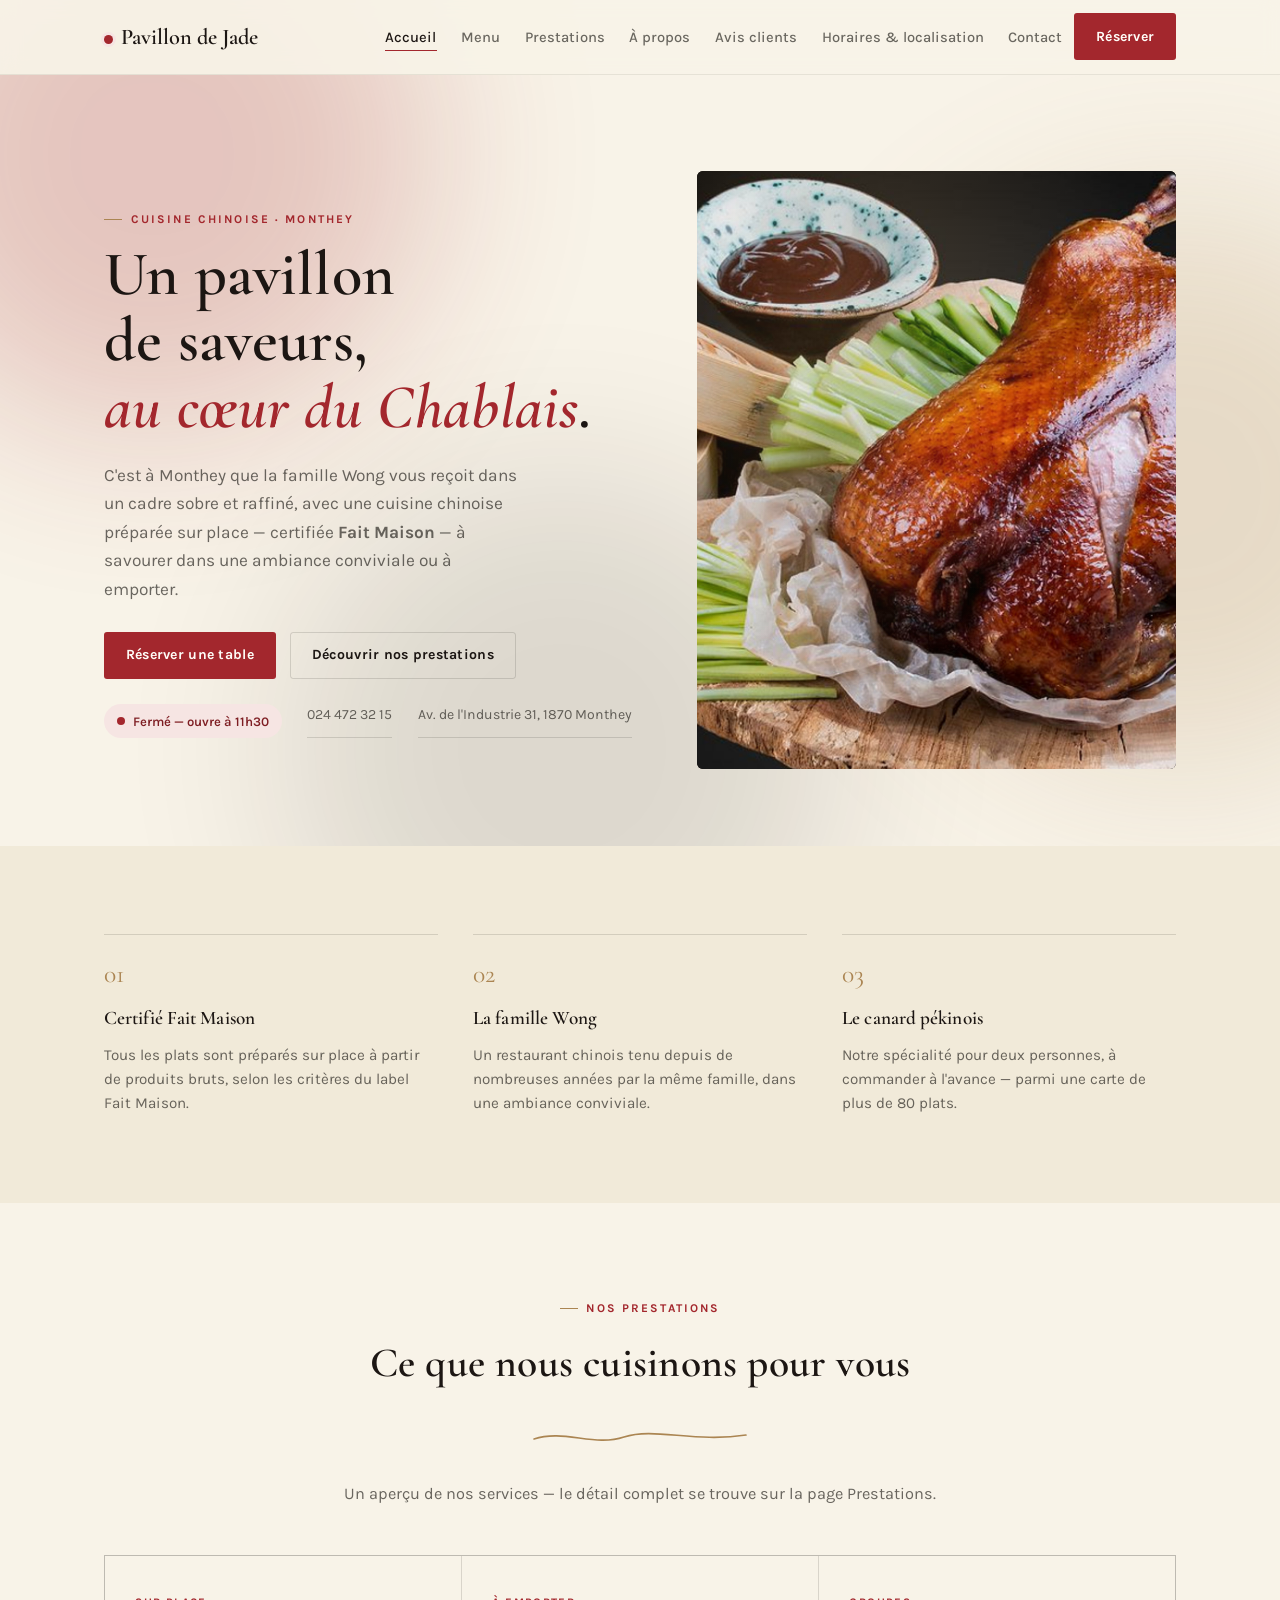
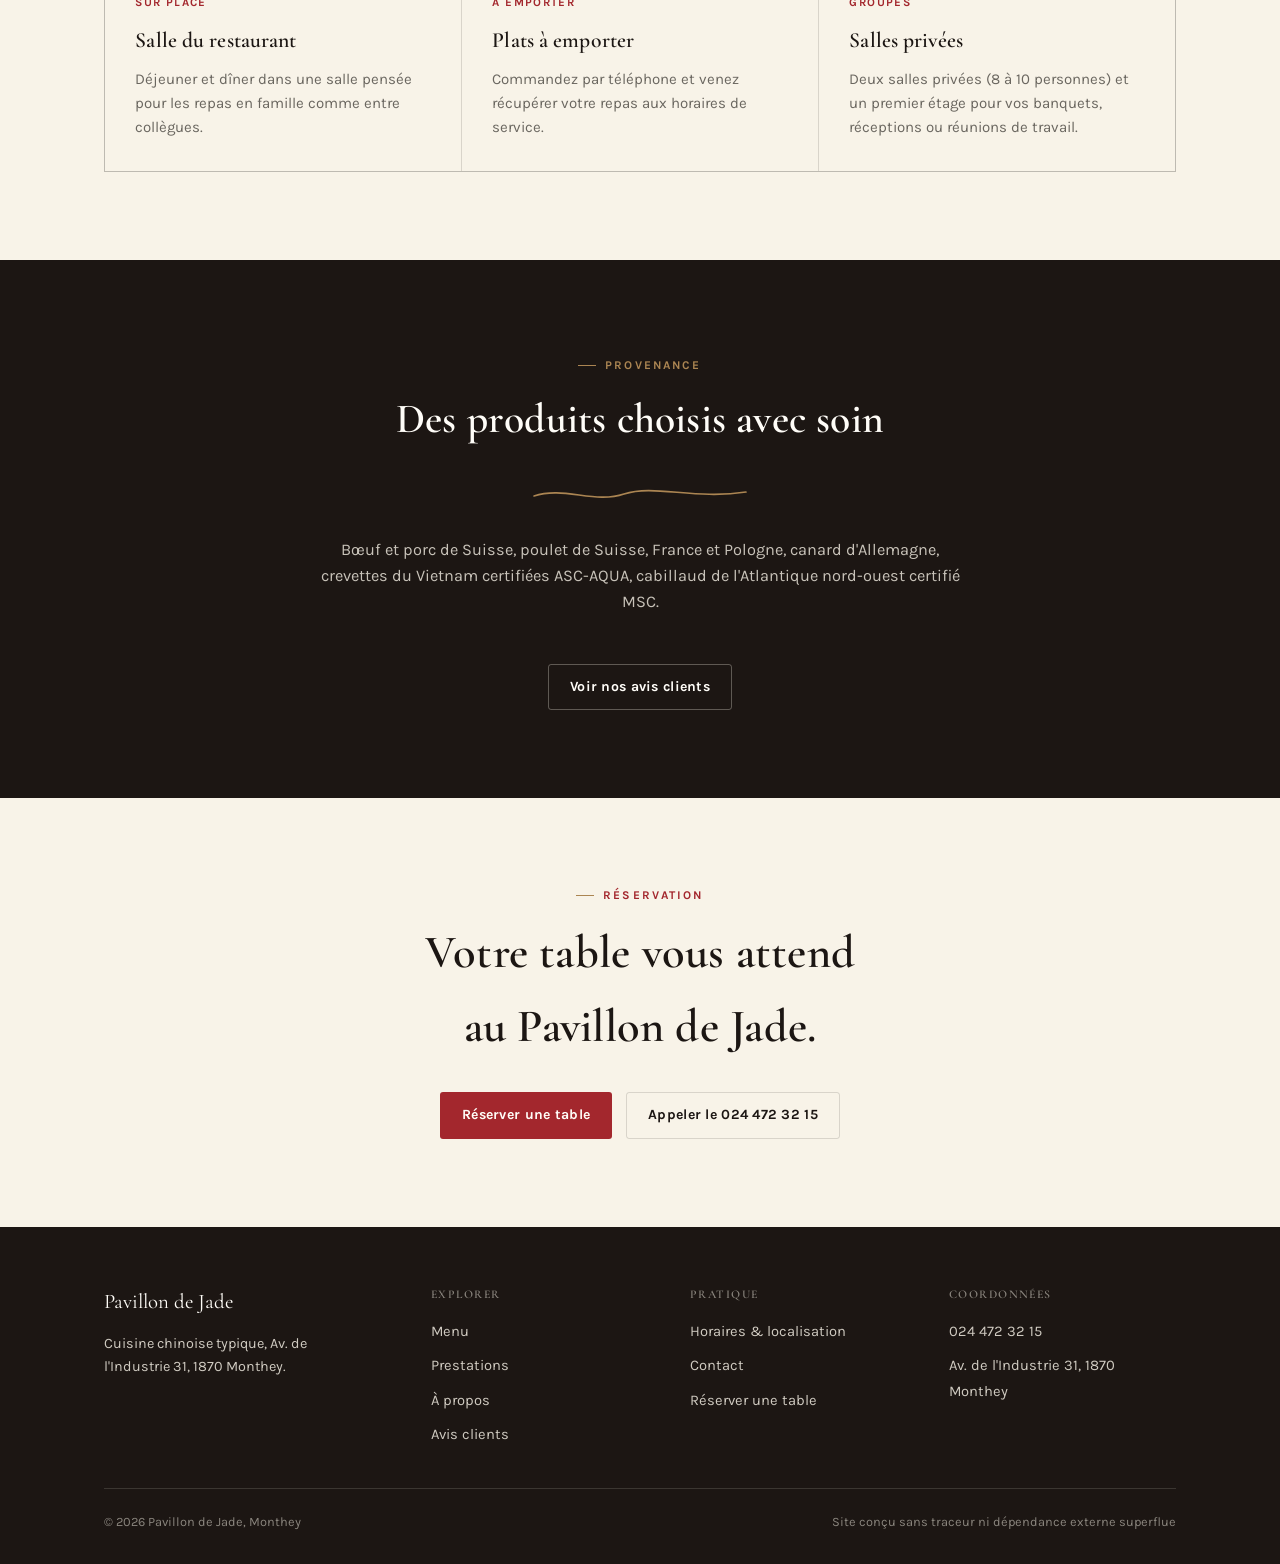
<file: index.html>
<!DOCTYPE html>
<html lang="fr">
<head>
<meta charset="UTF-8">
<meta name="viewport" content="width=device-width, initial-scale=1">
<title>Pavillon de Jade — Restaurant chinois à Monthey</title>
<meta name="description" content="Le Pavillon de Jade, restaurant chinois tenu par la famille Wong à Monthey (Av. de l'Industrie 31), certifié Fait Maison. Réservez votre table en ligne.">
<link rel="preconnect" href="https://fonts.googleapis.com">
<link rel="preconnect" href="https://fonts.gstatic.com" crossorigin>
<link rel="stylesheet" href="assets/css/style.css">
<link rel="stylesheet" href="https://fonts.googleapis.com/css2?family=Cormorant+Garamond:ital,wght@0,500;0,600;1,500&family=Karla:wght@400;500;600;700&display=swap">
</head>
<body>
<div class="bg-scene" aria-hidden="true"><span class="blob-red"></span><span class="blob-gold"></span><span class="blob-ink"></span></div>
<a class="skip-link" href="#main">Aller au contenu</a>

<header class="site-header">
  <div class="container nav">
    <a class="brand" href="index.html"><span class="mark" aria-hidden="true"></span>Pavillon de Jade</a>
    <div class="nav-right">
      <button class="nav-toggle" type="button" aria-expanded="false" aria-controls="primary-nav" aria-label="Ouvrir le menu">
        <svg width="20" height="20" viewBox="0 0 20 20" fill="none" stroke="currentColor" stroke-width="1.6" stroke-linecap="round"><path d="M2 5h16M2 10h16M2 15h16"/></svg>
      </button>
      <ul class="nav-links" id="primary-nav">
        <li><a href="index.html" aria-current="page">Accueil</a></li>
        <li><a href="menu.html">Menu</a></li>
        <li><a href="prestations.html">Prestations</a></li>
        <li><a href="a-propos.html">À propos</a></li>
        <li><a href="avis.html">Avis clients</a></li>
        <li><a href="horaires.html">Horaires &amp; localisation</a></li>
        <li><a href="contact.html">Contact</a></li>
      </ul>
      <a class="btn btn-primary" href="https://restaurant-pavillon-de-jade.resos.com/booking" target="_blank" rel="noopener">Réserver</a>
    </div>
  </div>
</header>

<main id="main">

  <section class="hero">
    <div class="container hero-grid">
      <div>
        <span class="eyebrow">Cuisine chinoise · Monthey</span>
        <h1>Un pavillon de saveurs,<br><em>au cœur du Chablais</em>.</h1>
        <p class="lede">C'est à Monthey que la famille Wong vous reçoit dans un cadre sobre et raffiné, avec une cuisine chinoise préparée sur place — certifiée <strong>Fait Maison</strong> — à savourer dans une ambiance conviviale ou à emporter.</p>
        <div class="hero-actions">
          <a class="btn btn-primary" href="https://restaurant-pavillon-de-jade.resos.com/booking" target="_blank" rel="noopener">Réserver une table</a>
          <a class="btn btn-ghost" href="prestations.html">Découvrir nos prestations</a>
        </div>
        <div class="hero-meta">
          <span class="open-badge" data-open-badge hidden><span class="dot" aria-hidden="true"></span><span class="label">Horaires</span></span>
          <a href="tel:+41244723215">024 472 32 15</a>
          <a href="horaires.html">Av. de l'Industrie 31, 1870 Monthey</a>
        </div>
      </div>
      <div class="hero-art">
        <img src="assets/img/canard-pekinois.jpg" alt="Canard pékinois du Pavillon de Jade, servi avec concombre, ciboule et sauce hoisin" width="1400" height="1400" fetchpriority="high">
      </div>
    </div>
  </section>

  <section class="section-alt">
    <div class="container">
      <div class="grid-3">
        <div class="pillar reveal">
          <span class="num">01</span>
          <h3>Certifié Fait Maison</h3>
          <p>Tous les plats sont préparés sur place à partir de produits bruts, selon les critères du label Fait Maison.</p>
        </div>
        <div class="pillar reveal">
          <span class="num">02</span>
          <h3>La famille Wong</h3>
          <p>Un restaurant chinois tenu depuis de nombreuses années par la même famille, dans une ambiance conviviale.</p>
        </div>
        <div class="pillar reveal">
          <span class="num">03</span>
          <h3>Le canard pékinois</h3>
          <p>Notre spécialité pour deux personnes, à commander à l'avance — parmi une carte de plus de 80 plats.</p>
        </div>
      </div>
    </div>
  </section>

  <section>
    <div class="container">
      <div class="section-head center">
        <span class="eyebrow">Nos prestations</span>
        <h2>Ce que nous cuisinons pour vous</h2>
        <svg class="ink-divider" viewBox="0 0 220 14" aria-hidden="true"><path d="M4 8c30-10 60 8 90-2s70 6 122-2"/></svg>
        <p>Un aperçu de nos services — le détail complet se trouve sur la page Prestations.</p>
      </div>
      <div class="services-grid">
        <div class="service-card reveal">
          <span class="tag">Sur place</span>
          <h3>Salle du restaurant</h3>
          <p>Déjeuner et dîner dans une salle pensée pour les repas en famille comme entre collègues.</p>
        </div>
        <div class="service-card reveal">
          <span class="tag">À emporter</span>
          <h3>Plats à emporter</h3>
          <p>Commandez par téléphone et venez récupérer votre repas aux horaires de service.</p>
        </div>
        <div class="service-card reveal">
          <span class="tag">Groupes</span>
          <h3>Salles privées</h3>
          <p>Deux salles privées (8 à 10 personnes) et un premier étage pour vos banquets, réceptions ou réunions de travail.</p>
        </div>
      </div>
    </div>
  </section>

  <section class="section-jade" data-theme="dark">
    <div class="container">
      <div class="section-head center">
        <span class="eyebrow">Provenance</span>
        <h2 style="color:var(--white);">Des produits choisis avec soin</h2>
        <svg class="ink-divider" viewBox="0 0 220 14" aria-hidden="true"><path d="M4 8c30-10 60 8 90-2s70 6 122-2"/></svg>
        <p>Bœuf et porc de Suisse, poulet de Suisse, France et Pologne, canard d'Allemagne, crevettes du Vietnam certifiées ASC-AQUA, cabillaud de l'Atlantique nord-ouest certifié MSC.</p>
      </div>
      <div style="text-align:center; margin-top:1rem;">
        <a class="btn btn-ghost" style="border-color:rgba(248,243,232,0.3); color:var(--white);" href="avis.html">Voir nos avis clients</a>
      </div>
    </div>
  </section>

  <section class="cta-band">
    <div class="container">
      <span class="eyebrow" style="justify-content:center; display:flex;">Réservation</span>
      <h2>Votre table vous attend au Pavillon de Jade.</h2>
      <div class="hero-actions">
        <a class="btn btn-primary" href="https://restaurant-pavillon-de-jade.resos.com/booking" target="_blank" rel="noopener">Réserver une table</a>
        <a class="btn btn-ghost" href="tel:+41244723215">Appeler le 024 472 32 15</a>
      </div>
    </div>
  </section>

</main>

<footer class="site-footer">
  <div class="container">
    <div class="footer-grid">
      <div>
        <div class="footer-brand">Pavillon de Jade</div>
        <p style="margin-top:0.9rem; max-width:24ch; font-size:0.9rem;">Cuisine chinoise typique, Av. de l'Industrie 31, 1870 Monthey.</p>
      </div>
      <div>
        <h4>Explorer</h4>
        <ul>
          <li><a href="menu.html">Menu</a></li>
          <li><a href="prestations.html">Prestations</a></li>
          <li><a href="a-propos.html">À propos</a></li>
          <li><a href="avis.html">Avis clients</a></li>
        </ul>
      </div>
      <div>
        <h4>Pratique</h4>
        <ul>
          <li><a href="horaires.html">Horaires &amp; localisation</a></li>
          <li><a href="contact.html">Contact</a></li>
          <li><a href="https://restaurant-pavillon-de-jade.resos.com/booking" target="_blank" rel="noopener">Réserver une table</a></li>
        </ul>
      </div>
      <div>
        <h4>Coordonnées</h4>
        <ul>
          <li><a href="tel:+41244723215">024 472 32 15</a></li>
          <li><a href="horaires.html">Av. de l'Industrie 31, 1870 Monthey</a></li>
        </ul>
      </div>
    </div>
    <div class="footer-bottom">
      <span>© 2026 Pavillon de Jade, Monthey</span>
      <span>Site conçu sans traceur ni dépendance externe superflue</span>
    </div>
  </div>
</footer>

<script src="assets/js/main.js"></script>
</body>
</html>
</file>
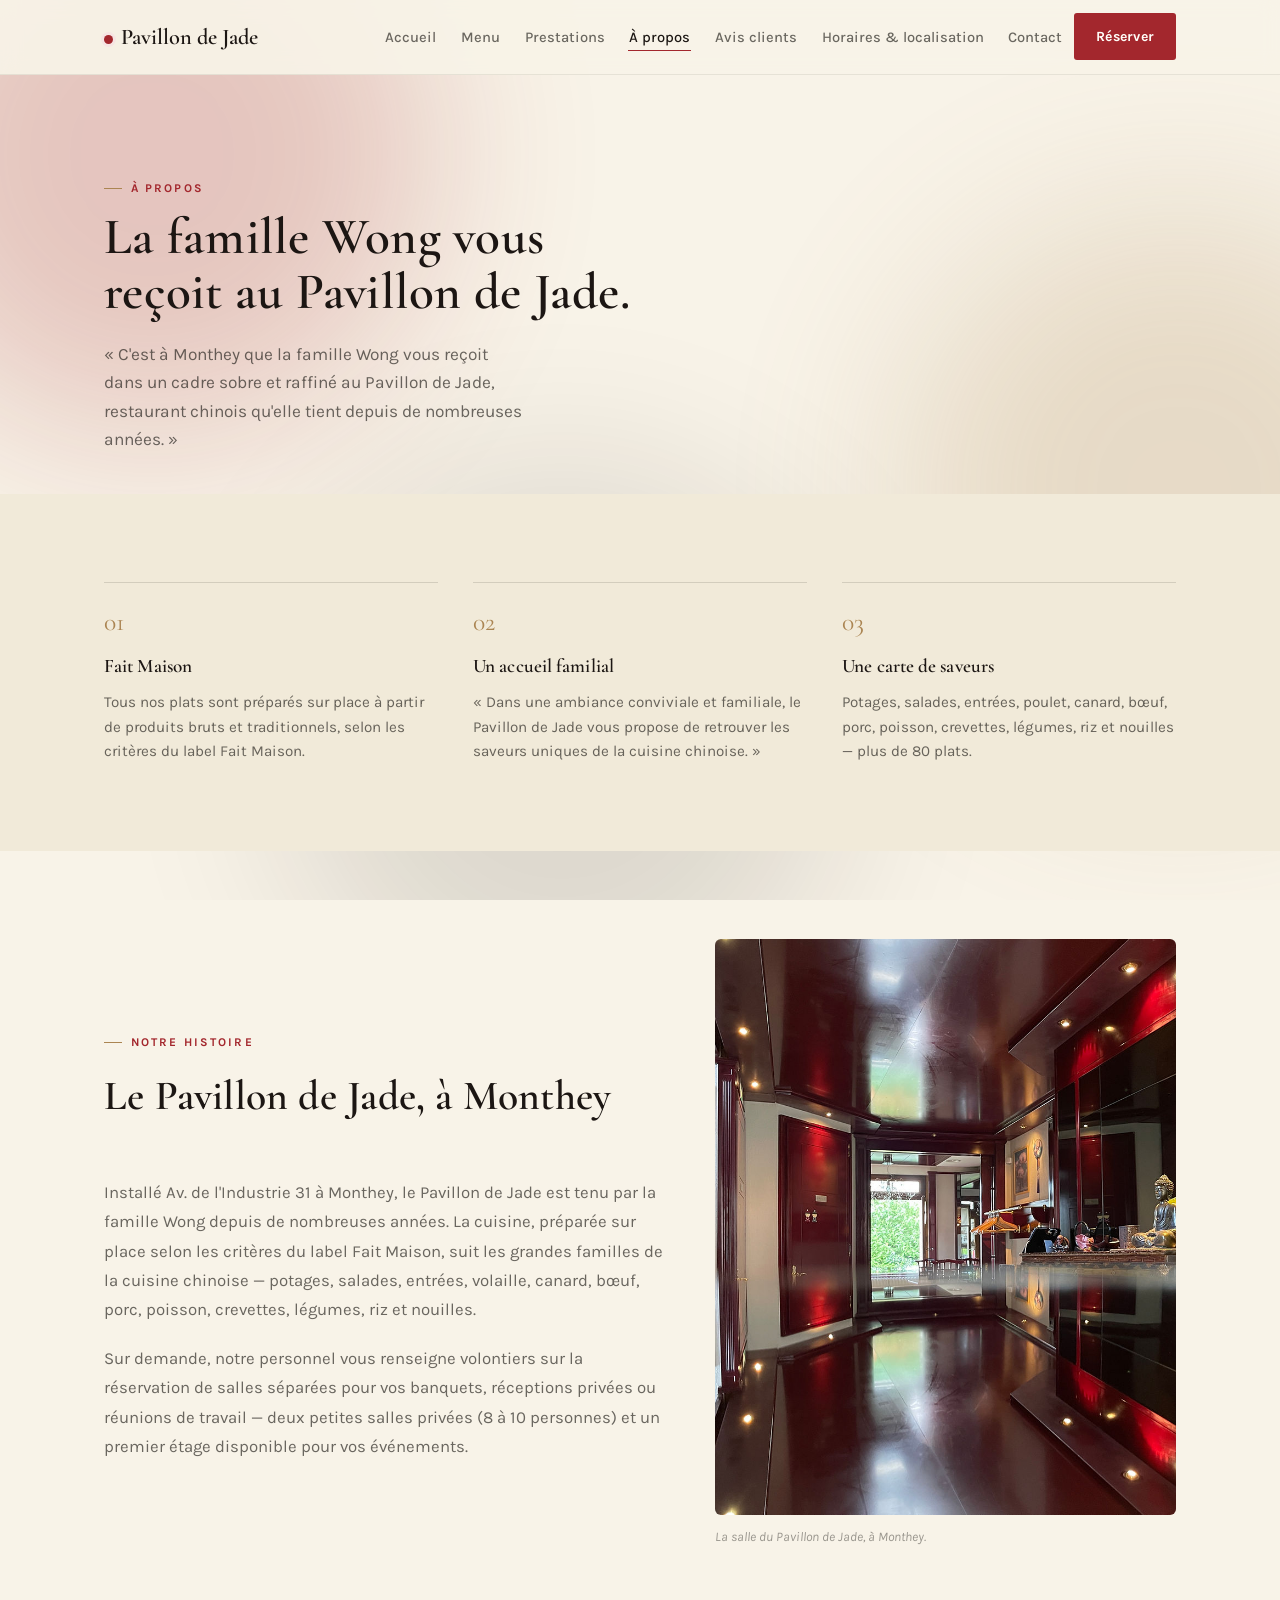
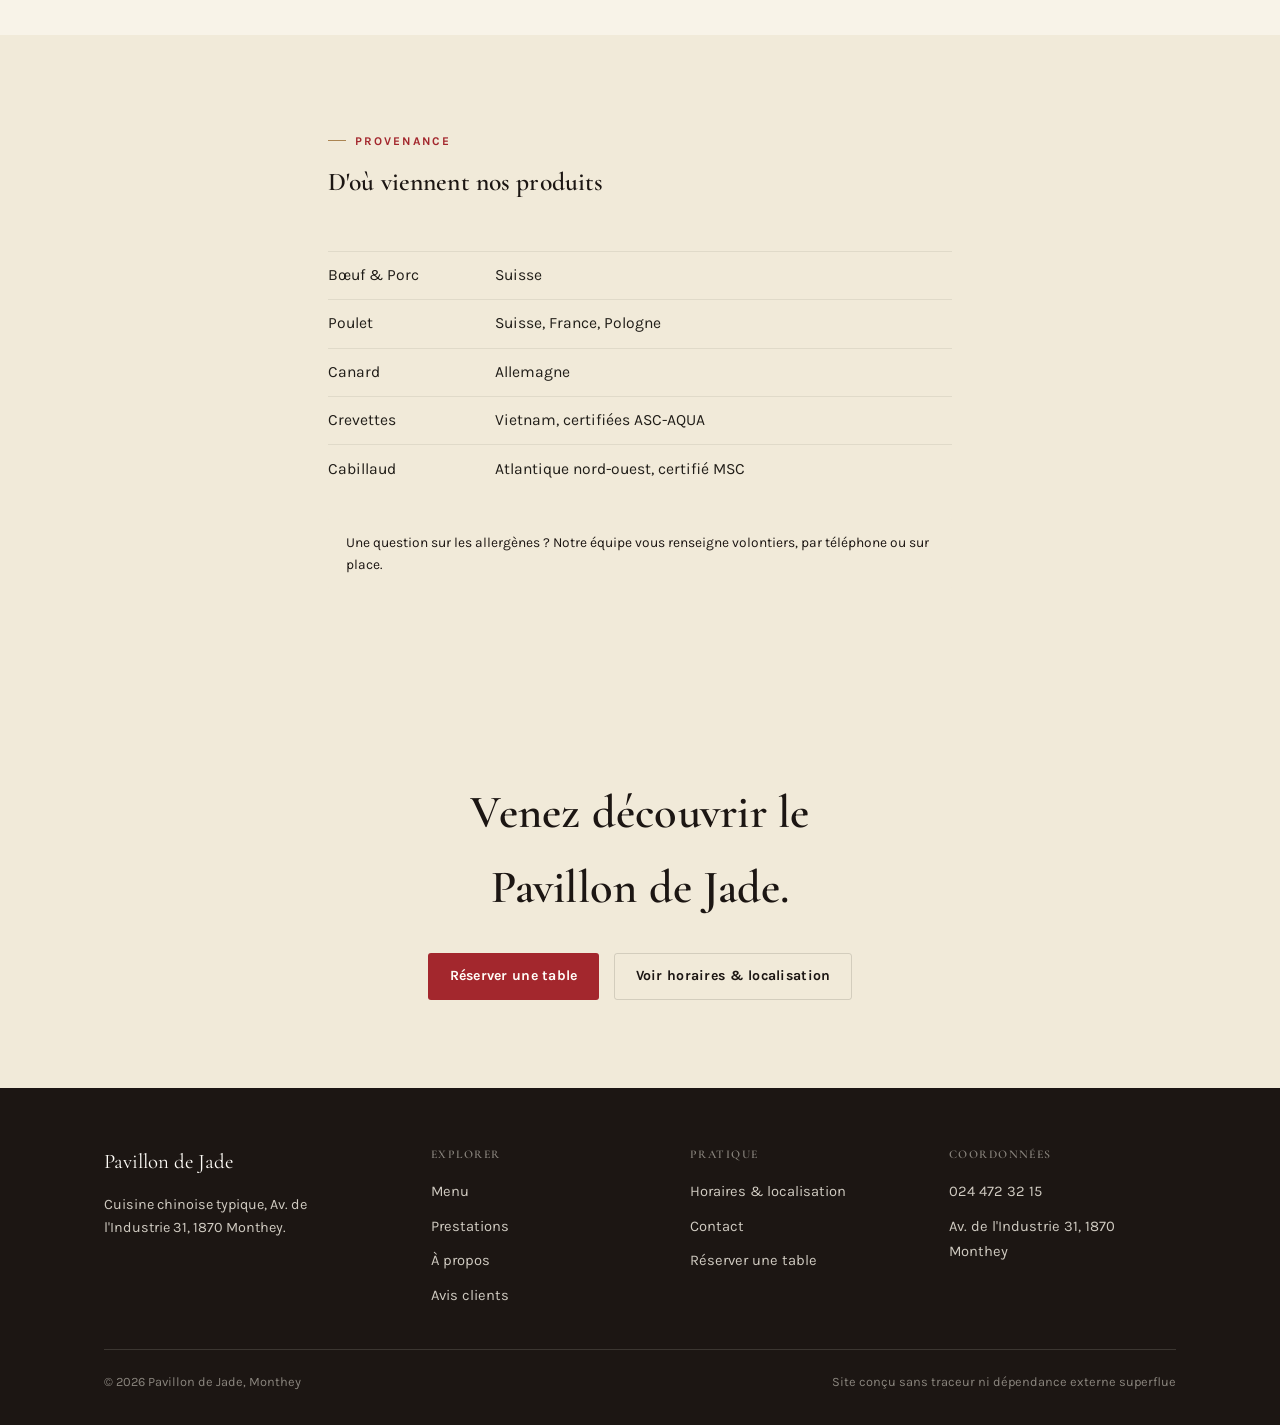
<file: a-propos.html>
<!DOCTYPE html>
<html lang="fr">
<head>
<meta charset="UTF-8">
<meta name="viewport" content="width=device-width, initial-scale=1">
<title>À propos — Pavillon de Jade, restaurant chinois à Monthey</title>
<meta name="description" content="Le Pavillon de Jade, restaurant chinois tenu par la famille Wong à Monthey, certifié Fait Maison. Découvrez son histoire et ses salles privées.">
<link rel="preconnect" href="https://fonts.googleapis.com">
<link rel="preconnect" href="https://fonts.gstatic.com" crossorigin>
<link rel="stylesheet" href="assets/css/style.css">
<link rel="stylesheet" href="https://fonts.googleapis.com/css2?family=Cormorant+Garamond:ital,wght@0,500;0,600;1,500&family=Karla:wght@400;500;600;700&display=swap">
</head>
<body>
<div class="bg-scene" aria-hidden="true"><span class="blob-red"></span><span class="blob-gold"></span><span class="blob-ink"></span></div>
<a class="skip-link" href="#main">Aller au contenu</a>

<header class="site-header">
  <div class="container nav">
    <a class="brand" href="index.html"><span class="mark" aria-hidden="true"></span>Pavillon de Jade</a>
    <div class="nav-right">
      <button class="nav-toggle" type="button" aria-expanded="false" aria-controls="primary-nav" aria-label="Ouvrir le menu">
        <svg width="20" height="20" viewBox="0 0 20 20" fill="none" stroke="currentColor" stroke-width="1.6" stroke-linecap="round"><path d="M2 5h16M2 10h16M2 15h16"/></svg>
      </button>
      <ul class="nav-links" id="primary-nav">
        <li><a href="index.html">Accueil</a></li>
        <li><a href="menu.html">Menu</a></li>
        <li><a href="prestations.html">Prestations</a></li>
        <li><a href="a-propos.html" aria-current="page">À propos</a></li>
        <li><a href="avis.html">Avis clients</a></li>
        <li><a href="horaires.html">Horaires &amp; localisation</a></li>
        <li><a href="contact.html">Contact</a></li>
      </ul>
      <a class="btn btn-primary" href="https://restaurant-pavillon-de-jade.resos.com/booking" target="_blank" rel="noopener">Réserver</a>
    </div>
  </div>
</header>

<main id="main">

  <section class="hero" style="padding-bottom:2.5rem;">
    <div class="container">
      <span class="eyebrow">À propos</span>
      <h1 style="font-size:clamp(2.2rem,4.6vw,3.2rem); margin-top:0.8rem; max-width:22ch;">La famille Wong vous reçoit au Pavillon de Jade.</h1>
      <p class="lede">« C'est à Monthey que la famille Wong vous reçoit dans un cadre sobre et raffiné au Pavillon de Jade, restaurant chinois qu'elle tient depuis de nombreuses années. »</p>
    </div>
  </section>

  <section class="section-alt">
    <div class="container">
      <div class="grid-3">
        <div class="pillar reveal">
          <span class="num">01</span>
          <h3>Fait Maison</h3>
          <p>Tous nos plats sont préparés sur place à partir de produits bruts et traditionnels, selon les critères du label Fait Maison.</p>
        </div>
        <div class="pillar reveal">
          <span class="num">02</span>
          <h3>Un accueil familial</h3>
          <p>« Dans une ambiance conviviale et familiale, le Pavillon de Jade vous propose de retrouver les saveurs uniques de la cuisine chinoise. »</p>
        </div>
        <div class="pillar reveal">
          <span class="num">03</span>
          <h3>Une carte de saveurs</h3>
          <p>Potages, salades, entrées, poulet, canard, bœuf, porc, poisson, crevettes, légumes, riz et nouilles — plus de 80 plats.</p>
        </div>
      </div>
    </div>
  </section>

  <section>
    <div class="container">
      <div class="photo-row">
        <div>
          <div class="section-head">
            <span class="eyebrow">Notre histoire</span>
            <h2>Le Pavillon de Jade, à Monthey</h2>
          </div>
          <p style="font-size:1.05rem; line-height:1.75; color:var(--ink-dim);">
            Installé Av. de l'Industrie 31 à Monthey, le Pavillon de Jade est tenu par la famille Wong depuis de nombreuses années. La cuisine, préparée sur place selon les critères du label Fait Maison, suit les grandes familles de la cuisine chinoise — potages, salades, entrées, volaille, canard, bœuf, porc, poisson, crevettes, légumes, riz et nouilles.
          </p>
          <p style="font-size:1.05rem; line-height:1.75; color:var(--ink-dim); margin-top:1.2rem;">
            Sur demande, notre personnel vous renseigne volontiers sur la réservation de salles séparées pour vos banquets, réceptions privées ou réunions de travail — deux petites salles privées (8 à 10 personnes) et un premier étage disponible pour vos événements.
          </p>
        </div>
        <div class="reveal">
          <div class="photo photo-portrait">
            <img src="assets/img/interieur-restaurant.jpg" alt="L'intérieur du restaurant Pavillon de Jade, laque rouge et bois sombre" width="1400" height="1050" decoding="async">
          </div>
          <p class="photo-caption">La salle du Pavillon de Jade, à Monthey.</p>
        </div>
      </div>
    </div>
  </section>

  <section class="section-alt">
    <div class="container" style="max-width:44rem;">
      <div class="section-head">
        <span class="eyebrow">Provenance</span>
        <h2 style="font-size:1.6rem;">D'où viennent nos produits</h2>
      </div>
      <table class="hours-table">
        <tbody>
          <tr><td class="day">Bœuf &amp; porc</td><td>Suisse</td></tr>
          <tr><td class="day">Poulet</td><td>Suisse, France, Pologne</td></tr>
          <tr><td class="day">Canard</td><td>Allemagne</td></tr>
          <tr><td class="day">Crevettes</td><td>Vietnam, certifiées ASC-AQUA</td></tr>
          <tr><td class="day">Cabillaud</td><td>Atlantique nord-ouest, certifié MSC</td></tr>
        </tbody>
      </table>
      <p class="menu-note" style="margin-top:1.5rem;">Une question sur les allergènes ? Notre équipe vous renseigne volontiers, par téléphone ou sur place.</p>
    </div>
  </section>

  <section class="cta-band section-alt">
    <div class="container">
      <h2>Venez découvrir le Pavillon de Jade.</h2>
      <div class="hero-actions">
        <a class="btn btn-primary" href="https://restaurant-pavillon-de-jade.resos.com/booking" target="_blank" rel="noopener">Réserver une table</a>
        <a class="btn btn-ghost" href="horaires.html">Voir horaires &amp; localisation</a>
      </div>
    </div>
  </section>

</main>

<footer class="site-footer">
  <div class="container">
    <div class="footer-grid">
      <div>
        <div class="footer-brand">Pavillon de Jade</div>
        <p style="margin-top:0.9rem; max-width:24ch; font-size:0.9rem;">Cuisine chinoise typique, Av. de l'Industrie 31, 1870 Monthey.</p>
      </div>
      <div>
        <h4>Explorer</h4>
        <ul>
          <li><a href="menu.html">Menu</a></li>
          <li><a href="prestations.html">Prestations</a></li>
          <li><a href="a-propos.html">À propos</a></li>
          <li><a href="avis.html">Avis clients</a></li>
        </ul>
      </div>
      <div>
        <h4>Pratique</h4>
        <ul>
          <li><a href="horaires.html">Horaires &amp; localisation</a></li>
          <li><a href="contact.html">Contact</a></li>
          <li><a href="https://restaurant-pavillon-de-jade.resos.com/booking" target="_blank" rel="noopener">Réserver une table</a></li>
        </ul>
      </div>
      <div>
        <h4>Coordonnées</h4>
        <ul>
          <li><a href="tel:+41244723215">024 472 32 15</a></li>
          <li><a href="horaires.html">Av. de l'Industrie 31, 1870 Monthey</a></li>
        </ul>
      </div>
    </div>
    <div class="footer-bottom">
      <span>© 2026 Pavillon de Jade, Monthey</span>
      <span>Site conçu sans traceur ni dépendance externe superflue</span>
    </div>
  </div>
</footer>

<script src="assets/js/main.js"></script>
</body>
</html>
</file>
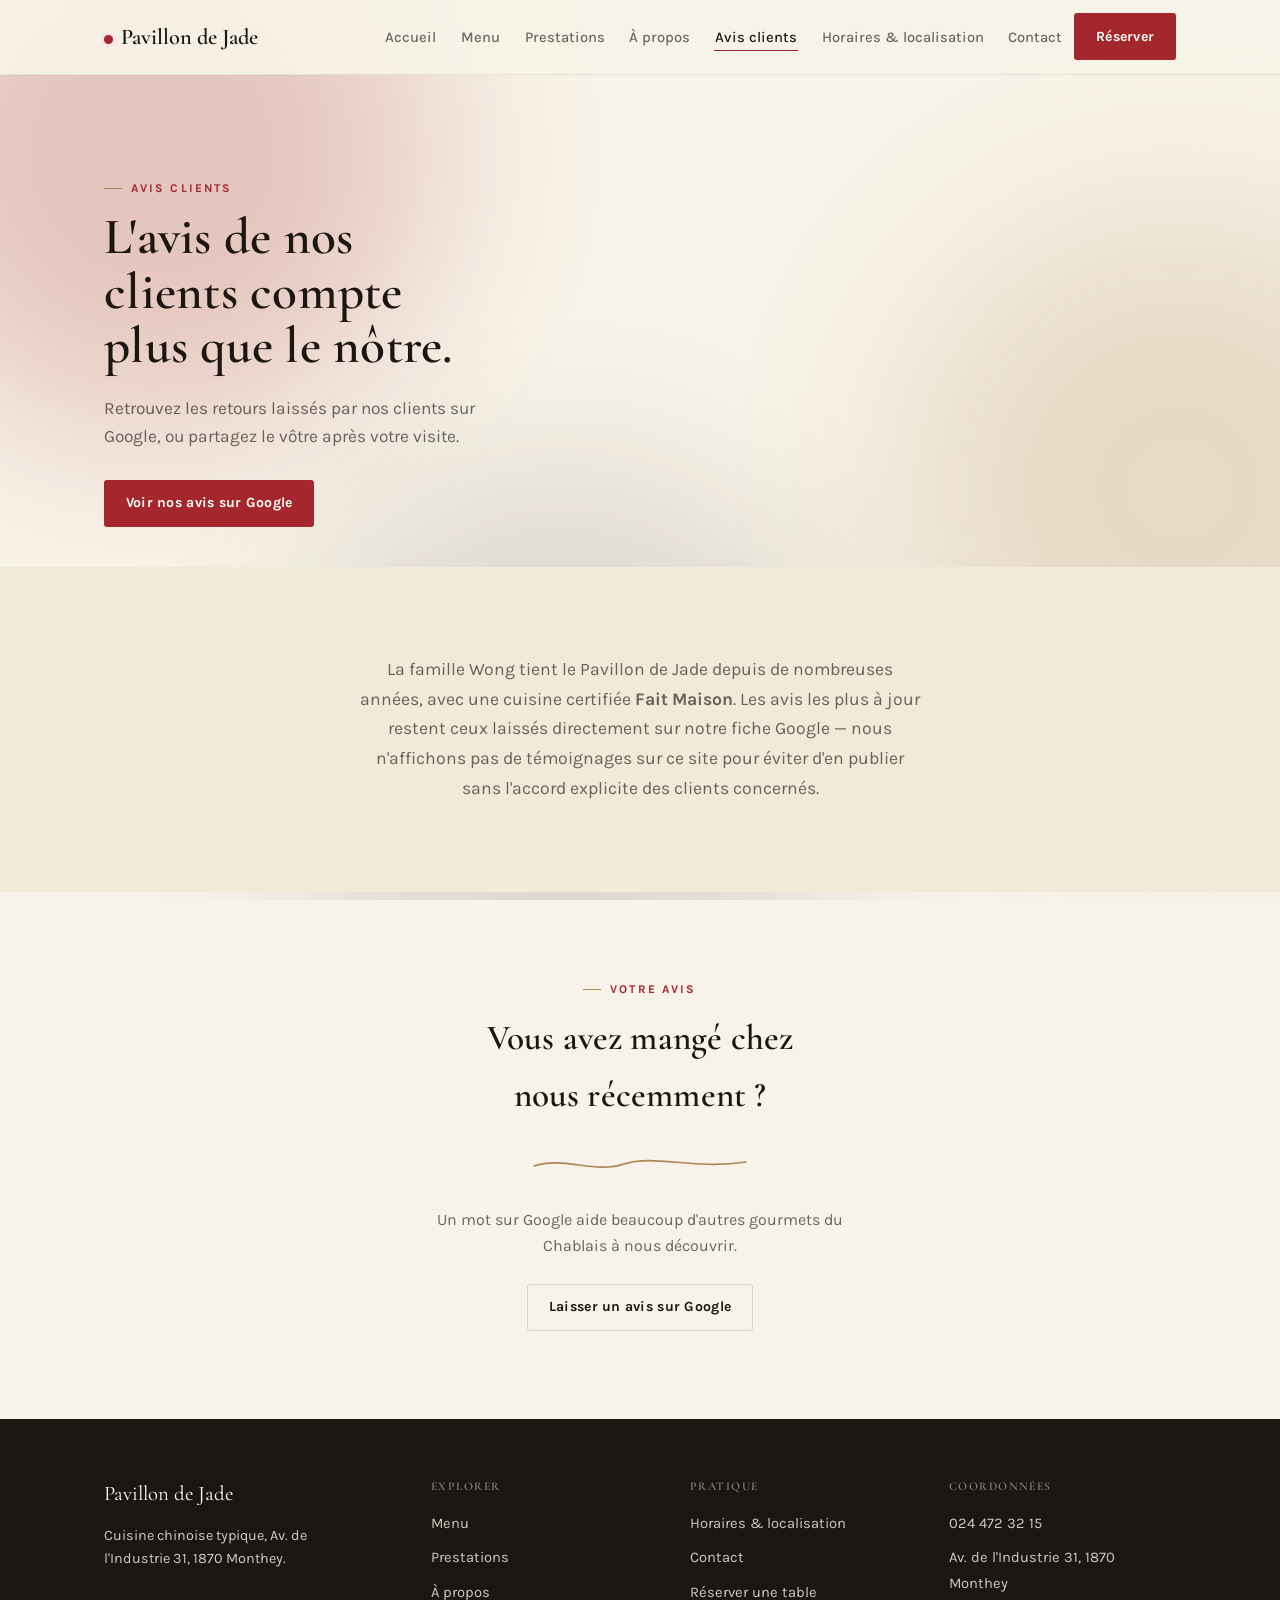
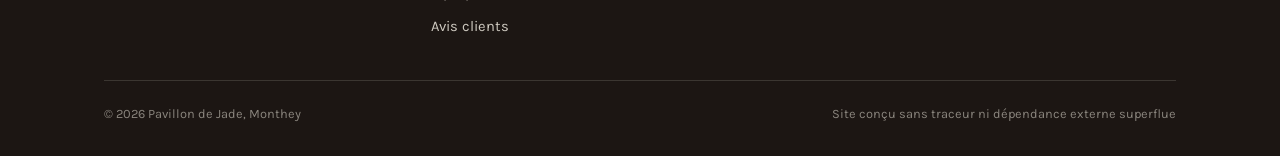
<file: avis.html>
<!DOCTYPE html>
<html lang="fr">
<head>
<meta charset="UTF-8">
<meta name="viewport" content="width=device-width, initial-scale=1">
<title>Avis clients — Pavillon de Jade, restaurant chinois à Monthey</title>
<meta name="description" content="Découvrez les avis clients du Pavillon de Jade, restaurant de cuisine chinoise typique à Monthey, et partagez votre propre expérience.">
<link rel="preconnect" href="https://fonts.googleapis.com">
<link rel="preconnect" href="https://fonts.gstatic.com" crossorigin>
<link rel="stylesheet" href="assets/css/style.css">
<link rel="stylesheet" href="https://fonts.googleapis.com/css2?family=Cormorant+Garamond:ital,wght@0,500;0,600;1,500&family=Karla:wght@400;500;600;700&display=swap">
</head>
<body>
<div class="bg-scene" aria-hidden="true"><span class="blob-red"></span><span class="blob-gold"></span><span class="blob-ink"></span></div>
<a class="skip-link" href="#main">Aller au contenu</a>

<header class="site-header">
  <div class="container nav">
    <a class="brand" href="index.html"><span class="mark" aria-hidden="true"></span>Pavillon de Jade</a>
    <div class="nav-right">
      <button class="nav-toggle" type="button" aria-expanded="false" aria-controls="primary-nav" aria-label="Ouvrir le menu">
        <svg width="20" height="20" viewBox="0 0 20 20" fill="none" stroke="currentColor" stroke-width="1.6" stroke-linecap="round"><path d="M2 5h16M2 10h16M2 15h16"/></svg>
      </button>
      <ul class="nav-links" id="primary-nav">
        <li><a href="index.html">Accueil</a></li>
        <li><a href="menu.html">Menu</a></li>
        <li><a href="prestations.html">Prestations</a></li>
        <li><a href="a-propos.html">À propos</a></li>
        <li><a href="avis.html" aria-current="page">Avis clients</a></li>
        <li><a href="horaires.html">Horaires &amp; localisation</a></li>
        <li><a href="contact.html">Contact</a></li>
      </ul>
      <a class="btn btn-primary" href="https://restaurant-pavillon-de-jade.resos.com/booking" target="_blank" rel="noopener">Réserver</a>
    </div>
  </div>
</header>

<main id="main">

  <section class="hero" style="padding-bottom:2.5rem;">
    <div class="container">
      <span class="eyebrow">Avis clients</span>
      <h1 style="font-size:clamp(2.2rem,4.6vw,3.2rem); margin-top:0.8rem; max-width:20ch;">L'avis de nos clients compte plus que le nôtre.</h1>
      <p class="lede">Retrouvez les retours laissés par nos clients sur Google, ou partagez le vôtre après votre visite.</p>
      <div class="hero-actions">
        <a class="btn btn-primary" href="https://www.google.com/maps/place/Restaurant+Pavillon+de+Jade/@46.2528361,6.9543972,17z/data=!4m8!3m7!1s0x478ebcf1e5677dab:0x3f5d00b03f02bb86!8m2!3d46.2528361!4d6.9543972!9m1!1b1!16s%2Fg%2F1tk_hmbg?entry=ttu&amp;g_ep=EgoyMDI2MDkwMi4wIKXMDSoASAFQAw%3D%3D" target="_blank" rel="noopener">Voir nos avis sur Google</a>
      </div>
    </div>
  </section>

  <section class="section-alt">
    <div class="container" style="max-width:40rem; text-align:center;">
      <p style="font-size:1.1rem; line-height:1.7; color:var(--ink-dim);">
        La famille Wong tient le Pavillon de Jade depuis de nombreuses années, avec une cuisine certifiée <strong>Fait Maison</strong>. Les avis les plus à jour restent ceux laissés directement sur notre fiche Google — nous n'affichons pas de témoignages sur ce site pour éviter d'en publier sans l'accord explicite des clients concernés.
      </p>
    </div>
  </section>

  <section>
    <div class="container" style="text-align:center; max-width:34rem;">
      <span class="eyebrow" style="justify-content:center; display:flex;">Votre avis</span>
      <h2 style="margin-top:0.7rem; font-size:clamp(1.7rem,3.6vw,2.2rem);">Vous avez mangé chez nous récemment ?</h2>
      <svg class="ink-divider" viewBox="0 0 220 14" aria-hidden="true"><path d="M4 8c30-10 60 8 90-2s70 6 122-2"/></svg>
      <p style="color:var(--ink-dim); margin-top:0.8rem;">Un mot sur Google aide beaucoup d'autres gourmets du Chablais à nous découvrir.</p>
      <div class="hero-actions" style="justify-content:center; margin-top:1.6rem;">
        <a class="btn btn-ghost" href="https://www.google.com/maps/place/Restaurant+Pavillon+de+Jade/@46.2528361,6.9543972,17z/data=!4m8!3m7!1s0x478ebcf1e5677dab:0x3f5d00b03f02bb86!8m2!3d46.2528361!4d6.9543972!9m1!1b1!16s%2Fg%2F1tk_hmbg?entry=ttu&amp;g_ep=EgoyMDI2MDkwMi4wIKXMDSoASAFQAw%3D%3D" target="_blank" rel="noopener">Laisser un avis sur Google</a>
      </div>
    </div>
  </section>

</main>

<footer class="site-footer">
  <div class="container">
    <div class="footer-grid">
      <div>
        <div class="footer-brand">Pavillon de Jade</div>
        <p style="margin-top:0.9rem; max-width:24ch; font-size:0.9rem;">Cuisine chinoise typique, Av. de l'Industrie 31, 1870 Monthey.</p>
      </div>
      <div>
        <h4>Explorer</h4>
        <ul>
          <li><a href="menu.html">Menu</a></li>
          <li><a href="prestations.html">Prestations</a></li>
          <li><a href="a-propos.html">À propos</a></li>
          <li><a href="avis.html">Avis clients</a></li>
        </ul>
      </div>
      <div>
        <h4>Pratique</h4>
        <ul>
          <li><a href="horaires.html">Horaires &amp; localisation</a></li>
          <li><a href="contact.html">Contact</a></li>
          <li><a href="https://restaurant-pavillon-de-jade.resos.com/booking" target="_blank" rel="noopener">Réserver une table</a></li>
        </ul>
      </div>
      <div>
        <h4>Coordonnées</h4>
        <ul>
          <li><a href="tel:+41244723215">024 472 32 15</a></li>
          <li><a href="horaires.html">Av. de l'Industrie 31, 1870 Monthey</a></li>
        </ul>
      </div>
    </div>
    <div class="footer-bottom">
      <span>© 2026 Pavillon de Jade, Monthey</span>
      <span>Site conçu sans traceur ni dépendance externe superflue</span>
    </div>
  </div>
</footer>

<script src="assets/js/main.js"></script>
</body>
</html>
</file>
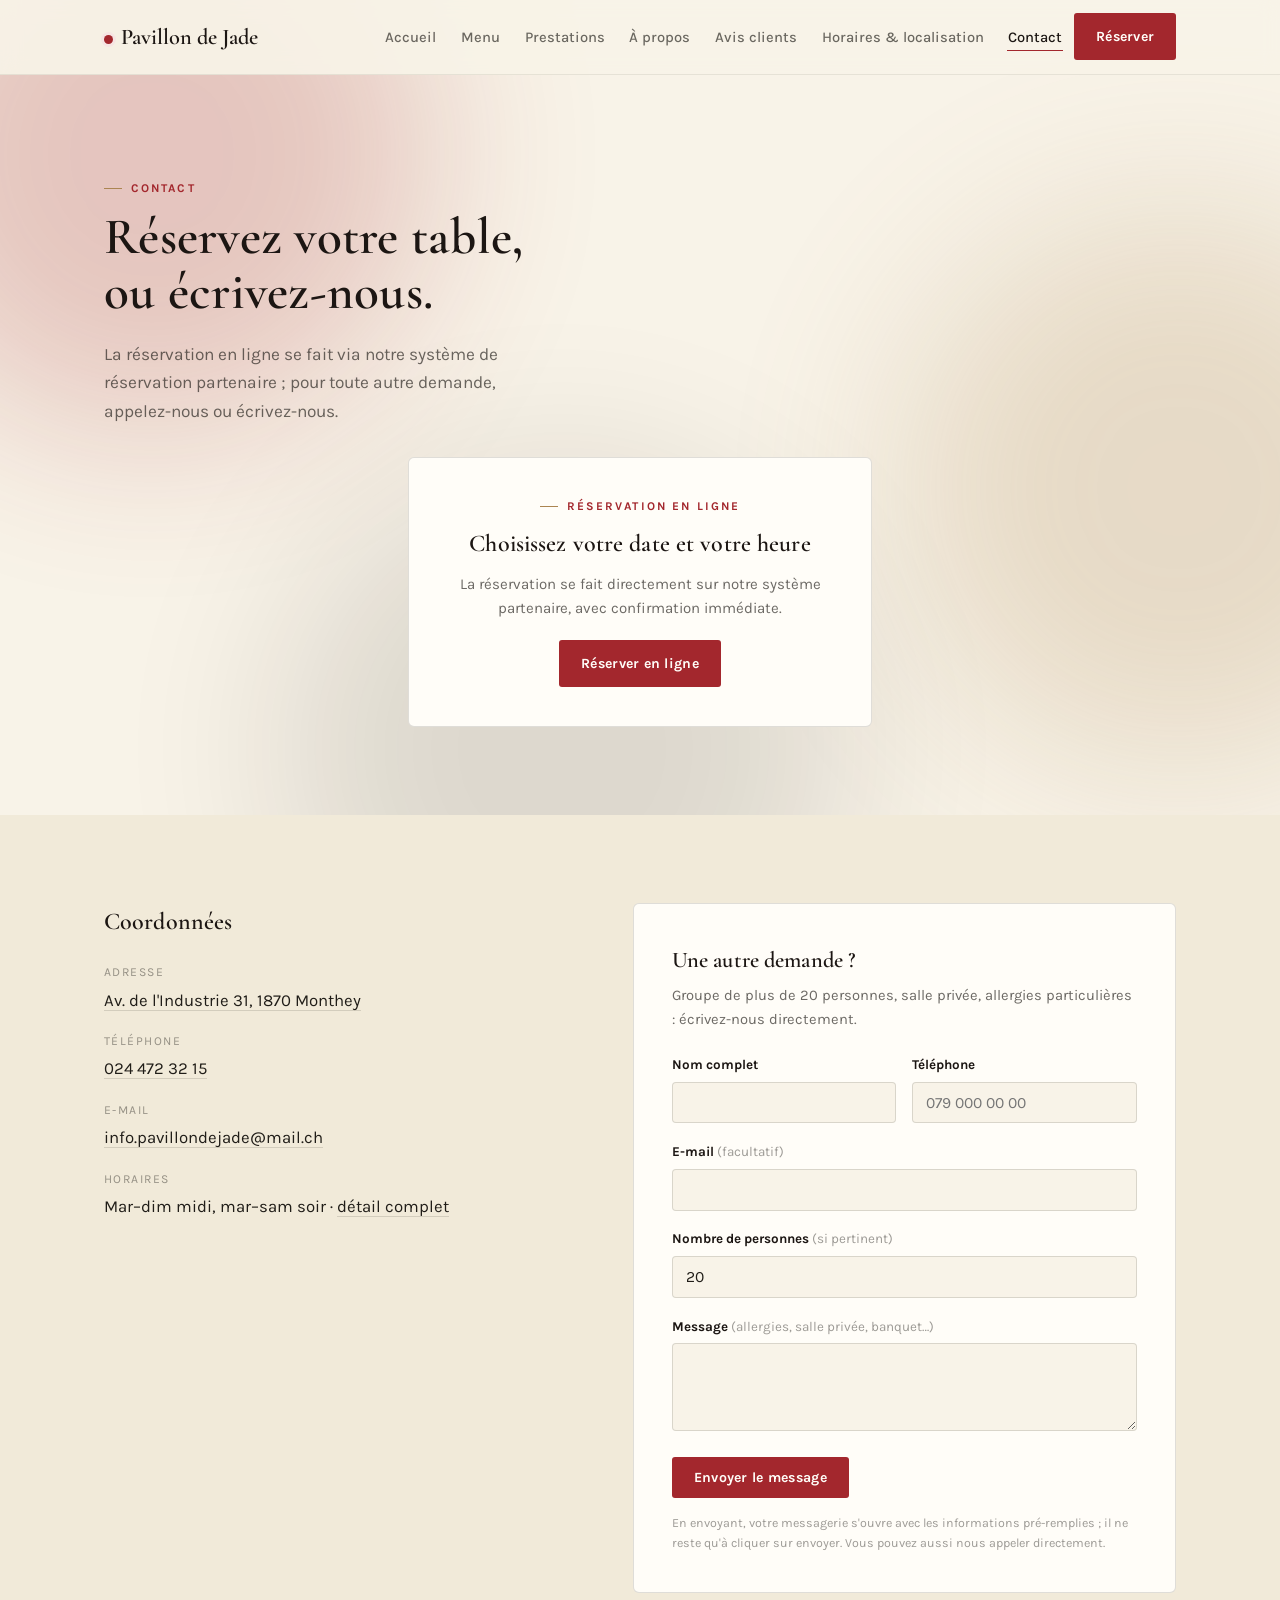
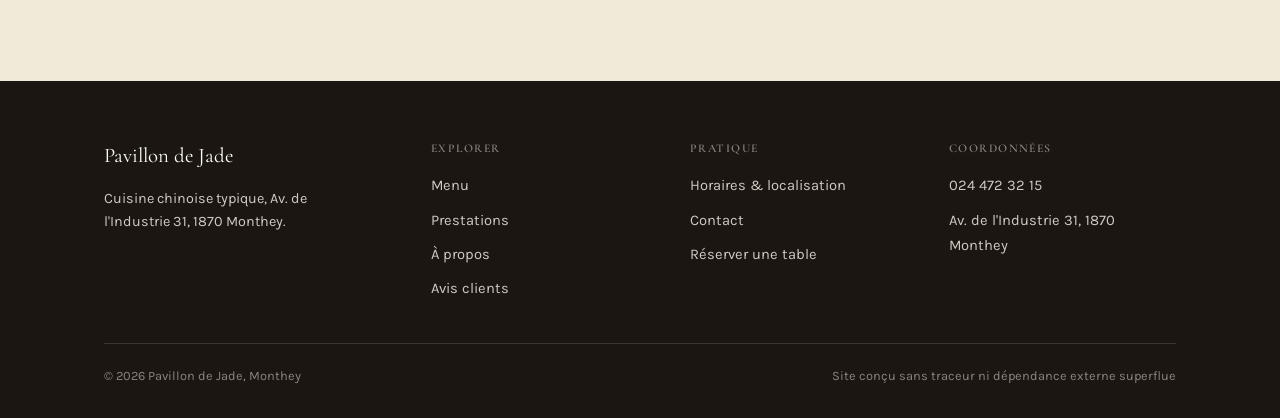
<file: contact.html>
<!DOCTYPE html>
<html lang="fr">
<head>
<meta charset="UTF-8">
<meta name="viewport" content="width=device-width, initial-scale=1">
<title>Contact &amp; réservation — Pavillon de Jade, Monthey</title>
<meta name="description" content="Contactez le Pavillon de Jade à Monthey ou réservez votre table en ligne. Restaurant de cuisine chinoise typique, Av. de l'Industrie 31.">
<link rel="preconnect" href="https://fonts.googleapis.com">
<link rel="preconnect" href="https://fonts.gstatic.com" crossorigin>
<link rel="stylesheet" href="assets/css/style.css">
<link rel="stylesheet" href="https://fonts.googleapis.com/css2?family=Cormorant+Garamond:ital,wght@0,500;0,600;1,500&family=Karla:wght@400;500;600;700&display=swap">
</head>
<body>
<div class="bg-scene" aria-hidden="true"><span class="blob-red"></span><span class="blob-gold"></span><span class="blob-ink"></span></div>
<a class="skip-link" href="#main">Aller au contenu</a>

<header class="site-header">
  <div class="container nav">
    <a class="brand" href="index.html"><span class="mark" aria-hidden="true"></span>Pavillon de Jade</a>
    <div class="nav-right">
      <button class="nav-toggle" type="button" aria-expanded="false" aria-controls="primary-nav" aria-label="Ouvrir le menu">
        <svg width="20" height="20" viewBox="0 0 20 20" fill="none" stroke="currentColor" stroke-width="1.6" stroke-linecap="round"><path d="M2 5h16M2 10h16M2 15h16"/></svg>
      </button>
      <ul class="nav-links" id="primary-nav">
        <li><a href="index.html">Accueil</a></li>
        <li><a href="menu.html">Menu</a></li>
        <li><a href="prestations.html">Prestations</a></li>
        <li><a href="a-propos.html">À propos</a></li>
        <li><a href="avis.html">Avis clients</a></li>
        <li><a href="horaires.html">Horaires &amp; localisation</a></li>
        <li><a href="contact.html" aria-current="page">Contact</a></li>
      </ul>
      <a class="btn btn-primary" href="https://restaurant-pavillon-de-jade.resos.com/booking" target="_blank" rel="noopener">Réserver</a>
    </div>
  </div>
</header>

<main id="main">

  <section class="hero" style="padding-bottom:2rem;">
    <div class="container">
      <span class="eyebrow">Contact</span>
      <h1 style="font-size:clamp(2.2rem,4.6vw,3.2rem); margin-top:0.8rem; max-width:20ch;">Réservez votre table, ou écrivez-nous.</h1>
      <p class="lede">La réservation en ligne se fait via notre système de réservation partenaire ; pour toute autre demande, appelez-nous ou écrivez-nous.</p>
    </div>
  </section>

  <section id="reservation" style="padding-top:0;">
    <div class="container" style="max-width:34rem;">
      <div class="form-card" style="text-align:center;">
        <span class="eyebrow" style="justify-content:center; display:flex;">Réservation en ligne</span>
        <h2 style="margin-top:0.6rem; font-size:1.5rem;">Choisissez votre date et votre heure</h2>
        <p style="color:var(--ink-dim); font-size:0.94rem; margin-top:0.5rem;">La réservation se fait directement sur notre système partenaire, avec confirmation immédiate.</p>
        <a class="btn btn-primary" style="margin-top:1.3rem;" href="https://restaurant-pavillon-de-jade.resos.com/booking" target="_blank" rel="noopener">Réserver en ligne</a>
      </div>
    </div>
  </section>

  <section class="section-alt">
    <div class="container contact-grid">

      <div class="contact-info reveal">
        <h2 style="font-size:1.5rem;">Coordonnées</h2>
        <dl>
          <dt>Adresse</dt>
          <dd><a href="https://www.google.com/maps/dir/?api=1&amp;destination=Av.%20de%20l%27Industrie%2031%2C%201870%20Monthey" target="_blank" rel="noopener">Av. de l'Industrie 31, 1870 Monthey</a></dd>
          <dt>Téléphone</dt>
          <dd><a href="tel:+41244723215">024 472 32 15</a></dd>
          <dt>E-mail</dt>
          <dd><a href="mailto:info.pavillondejade@mail.ch">info.pavillondejade@mail.ch</a></dd>
          <dt>Horaires</dt>
          <dd>Mar–dim midi, mar–sam soir · <a href="horaires.html">détail complet</a></dd>
        </dl>
      </div>

      <div class="form-card reveal">
        <h2 style="font-size:1.4rem;">Une autre demande ?</h2>
        <p style="color:var(--ink-dim); font-size:0.92rem; margin-top:0.4rem;">Groupe de plus de 20 personnes, salle privée, allergies particulières : écrivez-nous directement.</p>

        <form id="reservation-form" action="mailto:info.pavillondejade@mail.ch" method="post" enctype="text/plain" style="margin-top:1.4rem;" novalidate>
          <input type="hidden" name="Sujet" value="Demande via le site web — Pavillon de Jade">

          <div class="form-row">
            <div class="field">
              <label for="name">Nom complet</label>
              <input type="text" id="name" name="Nom" required autocomplete="name">
              <span class="error">Merci d'indiquer votre nom.</span>
            </div>
            <div class="field">
              <label for="phone">Téléphone</label>
              <input type="tel" id="phone" name="Telephone" required autocomplete="tel" placeholder="079 000 00 00">
              <span class="error">Merci d'indiquer un numéro de téléphone.</span>
            </div>
          </div>

          <div class="field">
            <label for="email">E-mail <span style="font-weight:400; color:var(--ink-faint);">(facultatif)</span></label>
            <input type="email" id="email" name="Email" autocomplete="email">
          </div>

          <div class="field">
            <label for="guests">Nombre de personnes <span style="font-weight:400; color:var(--ink-faint);">(si pertinent)</span></label>
            <input type="number" id="guests" name="Personnes" min="1" max="200" value="20">
            <span class="error">Merci d'indiquer un nombre de personnes valide.</span>
          </div>

          <div class="field">
            <label for="message">Message <span style="font-weight:400; color:var(--ink-faint);">(allergies, salle privée, banquet…)</span></label>
            <textarea id="message" name="Message" required></textarea>
            <span class="error">Merci de préciser votre demande.</span>
          </div>

          <button class="btn btn-primary" type="submit">Envoyer le message</button>
          <div class="form-status" role="status"></div>
          <p class="form-fallback-note">En envoyant, votre messagerie s'ouvre avec les informations pré-remplies ; il ne reste qu'à cliquer sur envoyer. Vous pouvez aussi nous appeler directement.</p>
        </form>
      </div>

    </div>
  </section>

</main>

<footer class="site-footer">
  <div class="container">
    <div class="footer-grid">
      <div>
        <div class="footer-brand">Pavillon de Jade</div>
        <p style="margin-top:0.9rem; max-width:24ch; font-size:0.9rem;">Cuisine chinoise typique, Av. de l'Industrie 31, 1870 Monthey.</p>
      </div>
      <div>
        <h4>Explorer</h4>
        <ul>
          <li><a href="menu.html">Menu</a></li>
          <li><a href="prestations.html">Prestations</a></li>
          <li><a href="a-propos.html">À propos</a></li>
          <li><a href="avis.html">Avis clients</a></li>
        </ul>
      </div>
      <div>
        <h4>Pratique</h4>
        <ul>
          <li><a href="horaires.html">Horaires &amp; localisation</a></li>
          <li><a href="contact.html">Contact</a></li>
          <li><a href="https://restaurant-pavillon-de-jade.resos.com/booking" target="_blank" rel="noopener">Réserver une table</a></li>
        </ul>
      </div>
      <div>
        <h4>Coordonnées</h4>
        <ul>
          <li><a href="tel:+41244723215">024 472 32 15</a></li>
          <li><a href="horaires.html">Av. de l'Industrie 31, 1870 Monthey</a></li>
        </ul>
      </div>
    </div>
    <div class="footer-bottom">
      <span>© 2026 Pavillon de Jade, Monthey</span>
      <span>Site conçu sans traceur ni dépendance externe superflue</span>
    </div>
  </div>
</footer>

<script src="assets/js/main.js"></script>
</body>
</html>
</file>
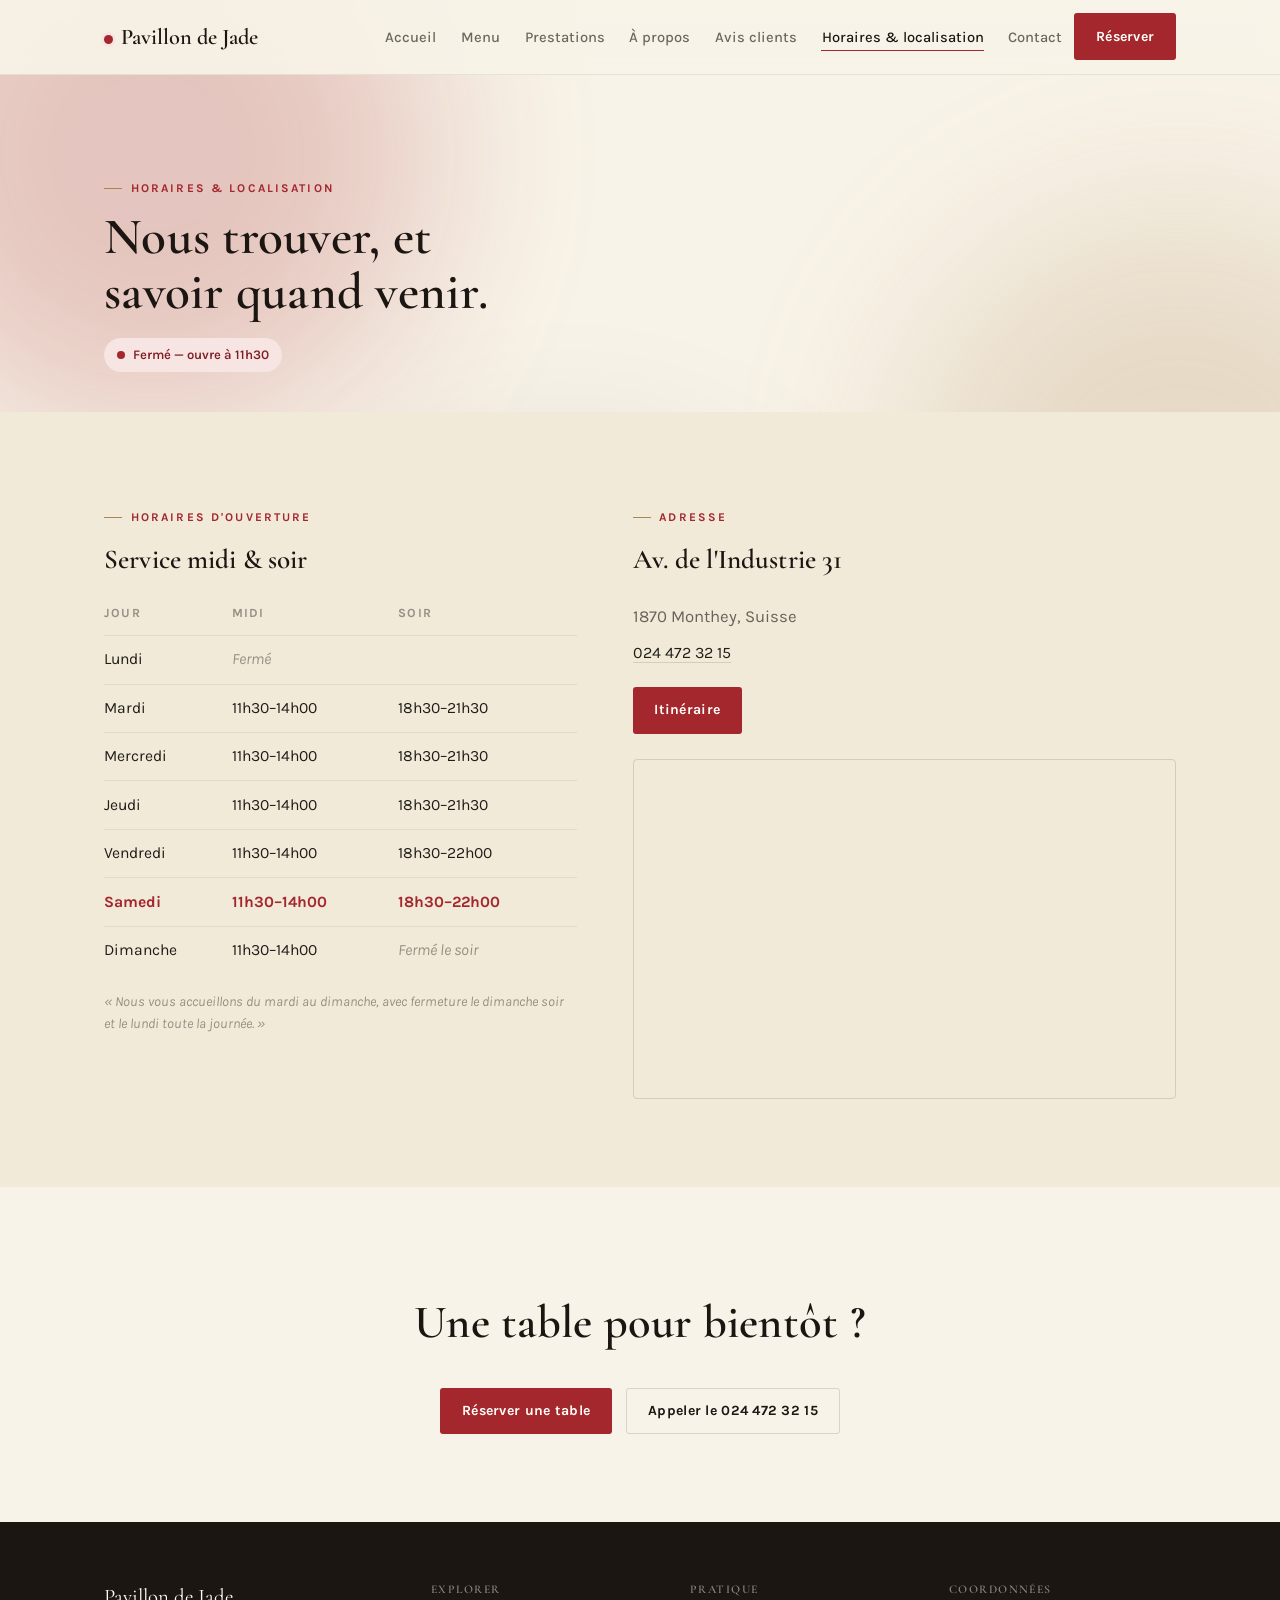
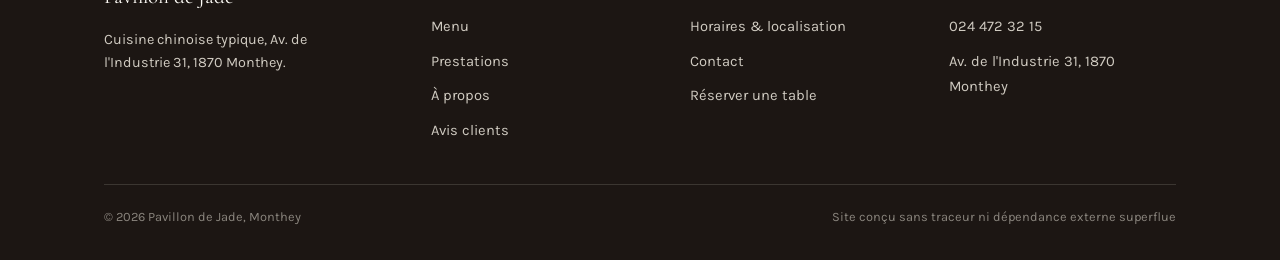
<file: horaires.html>
<!DOCTYPE html>
<html lang="fr">
<head>
<meta charset="UTF-8">
<meta name="viewport" content="width=device-width, initial-scale=1">
<title>Horaires &amp; localisation — Pavillon de Jade, Monthey</title>
<meta name="description" content="Horaires d'ouverture et localisation du Pavillon de Jade, Av. de l'Industrie 31 à Monthey. Ouvert du mardi au dimanche midi, fermé le lundi.">
<link rel="preconnect" href="https://fonts.googleapis.com">
<link rel="preconnect" href="https://fonts.gstatic.com" crossorigin>
<link rel="stylesheet" href="assets/css/style.css">
<link rel="stylesheet" href="https://fonts.googleapis.com/css2?family=Cormorant+Garamond:ital,wght@0,500;0,600;1,500&family=Karla:wght@400;500;600;700&display=swap">
</head>
<body>
<div class="bg-scene" aria-hidden="true"><span class="blob-red"></span><span class="blob-gold"></span><span class="blob-ink"></span></div>
<a class="skip-link" href="#main">Aller au contenu</a>

<header class="site-header">
  <div class="container nav">
    <a class="brand" href="index.html"><span class="mark" aria-hidden="true"></span>Pavillon de Jade</a>
    <div class="nav-right">
      <button class="nav-toggle" type="button" aria-expanded="false" aria-controls="primary-nav" aria-label="Ouvrir le menu">
        <svg width="20" height="20" viewBox="0 0 20 20" fill="none" stroke="currentColor" stroke-width="1.6" stroke-linecap="round"><path d="M2 5h16M2 10h16M2 15h16"/></svg>
      </button>
      <ul class="nav-links" id="primary-nav">
        <li><a href="index.html">Accueil</a></li>
        <li><a href="menu.html">Menu</a></li>
        <li><a href="prestations.html">Prestations</a></li>
        <li><a href="a-propos.html">À propos</a></li>
        <li><a href="avis.html">Avis clients</a></li>
        <li><a href="horaires.html" aria-current="page">Horaires &amp; localisation</a></li>
        <li><a href="contact.html">Contact</a></li>
      </ul>
      <a class="btn btn-primary" href="https://restaurant-pavillon-de-jade.resos.com/booking" target="_blank" rel="noopener">Réserver</a>
    </div>
  </div>
</header>

<main id="main">

  <section class="hero" style="padding-bottom:2.5rem;">
    <div class="container">
      <span class="eyebrow">Horaires &amp; localisation</span>
      <h1 style="font-size:clamp(2.2rem,4.6vw,3.2rem); margin-top:0.8rem; max-width:20ch;">Nous trouver, et savoir quand venir.</h1>
      <span class="open-badge" data-open-badge hidden style="margin-top:1.2rem;"><span class="dot" aria-hidden="true"></span><span class="label">Horaires</span></span>
    </div>
  </section>

  <section class="section-alt">
    <div class="container contact-grid">
      <div class="reveal">
        <div class="section-head" style="margin-bottom:1.4rem;">
          <span class="eyebrow">Horaires d'ouverture</span>
          <h2 style="font-size:1.7rem;">Service midi &amp; soir</h2>
        </div>
        <div style="overflow-x:auto;">
        <table class="hours-table">
          <thead>
            <tr><th scope="col">Jour</th><th scope="col">Midi</th><th scope="col">Soir</th></tr>
          </thead>
          <tbody>
            <tr data-day="1"><td class="day">Lundi</td><td class="closed" colspan="2">Fermé</td></tr>
            <tr data-day="2"><td class="day">Mardi</td><td>11h30–14h00</td><td>18h30–21h30</td></tr>
            <tr data-day="3"><td class="day">Mercredi</td><td>11h30–14h00</td><td>18h30–21h30</td></tr>
            <tr data-day="4"><td class="day">Jeudi</td><td>11h30–14h00</td><td>18h30–21h30</td></tr>
            <tr data-day="5"><td class="day">Vendredi</td><td>11h30–14h00</td><td>18h30–22h00</td></tr>
            <tr data-day="6"><td class="day">Samedi</td><td>11h30–14h00</td><td>18h30–22h00</td></tr>
            <tr data-day="0"><td class="day">Dimanche</td><td>11h30–14h00</td><td class="closed">Fermé le soir</td></tr>
          </tbody>
        </table>
        </div>
        <p style="margin-top:1rem; font-size:0.86rem; color:var(--ink-faint); font-style:italic;">« Nous vous accueillons du mardi au dimanche, avec fermeture le dimanche soir et le lundi toute la journée. »</p>
      </div>

      <div class="reveal">
        <div class="section-head" style="margin-bottom:1.4rem;">
          <span class="eyebrow">Adresse</span>
          <h2 style="font-size:1.7rem;">Av. de l'Industrie 31</h2>
        </div>
        <p style="font-size:1.05rem; color:var(--ink-dim);">1870 Monthey, Suisse</p>
        <p style="margin-top:0.6rem;"><a href="tel:+41244723215" style="text-decoration:none; border-bottom:1px solid var(--line);">024 472 32 15</a></p>
        <div class="hero-actions" style="margin-top:1.3rem;">
          <a class="btn btn-primary" href="https://www.google.com/maps/dir/?api=1&amp;destination=Av.%20de%20l%27Industrie%2031%2C%201870%20Monthey" target="_blank" rel="noopener">Itinéraire</a>
        </div>
        <div class="map-frame" style="margin-top:1.6rem;">
          <iframe
            src="https://www.google.com/maps?q=Av.+de+l%27Industrie+31,+1870+Monthey&output=embed"
            title="Carte de localisation du Pavillon de Jade, Av. de l'Industrie 31, Monthey"
            loading="lazy"
            referrerpolicy="no-referrer-when-downgrade"></iframe>
        </div>
      </div>
    </div>
  </section>

  <section class="cta-band">
    <div class="container">
      <h2>Une table pour bientôt ?</h2>
      <div class="hero-actions">
        <a class="btn btn-primary" href="https://restaurant-pavillon-de-jade.resos.com/booking" target="_blank" rel="noopener">Réserver une table</a>
        <a class="btn btn-ghost" href="tel:+41244723215">Appeler le 024 472 32 15</a>
      </div>
    </div>
  </section>

</main>

<footer class="site-footer">
  <div class="container">
    <div class="footer-grid">
      <div>
        <div class="footer-brand">Pavillon de Jade</div>
        <p style="margin-top:0.9rem; max-width:24ch; font-size:0.9rem;">Cuisine chinoise typique, Av. de l'Industrie 31, 1870 Monthey.</p>
      </div>
      <div>
        <h4>Explorer</h4>
        <ul>
          <li><a href="menu.html">Menu</a></li>
          <li><a href="prestations.html">Prestations</a></li>
          <li><a href="a-propos.html">À propos</a></li>
          <li><a href="avis.html">Avis clients</a></li>
        </ul>
      </div>
      <div>
        <h4>Pratique</h4>
        <ul>
          <li><a href="horaires.html">Horaires &amp; localisation</a></li>
          <li><a href="contact.html">Contact</a></li>
          <li><a href="https://restaurant-pavillon-de-jade.resos.com/booking" target="_blank" rel="noopener">Réserver une table</a></li>
        </ul>
      </div>
      <div>
        <h4>Coordonnées</h4>
        <ul>
          <li><a href="tel:+41244723215">024 472 32 15</a></li>
          <li><a href="horaires.html">Av. de l'Industrie 31, 1870 Monthey</a></li>
        </ul>
      </div>
    </div>
    <div class="footer-bottom">
      <span>© 2026 Pavillon de Jade, Monthey</span>
      <span>Site conçu sans traceur ni dépendance externe superflue</span>
    </div>
  </div>
</footer>

<script src="assets/js/main.js"></script>
</body>
</html>
</file>
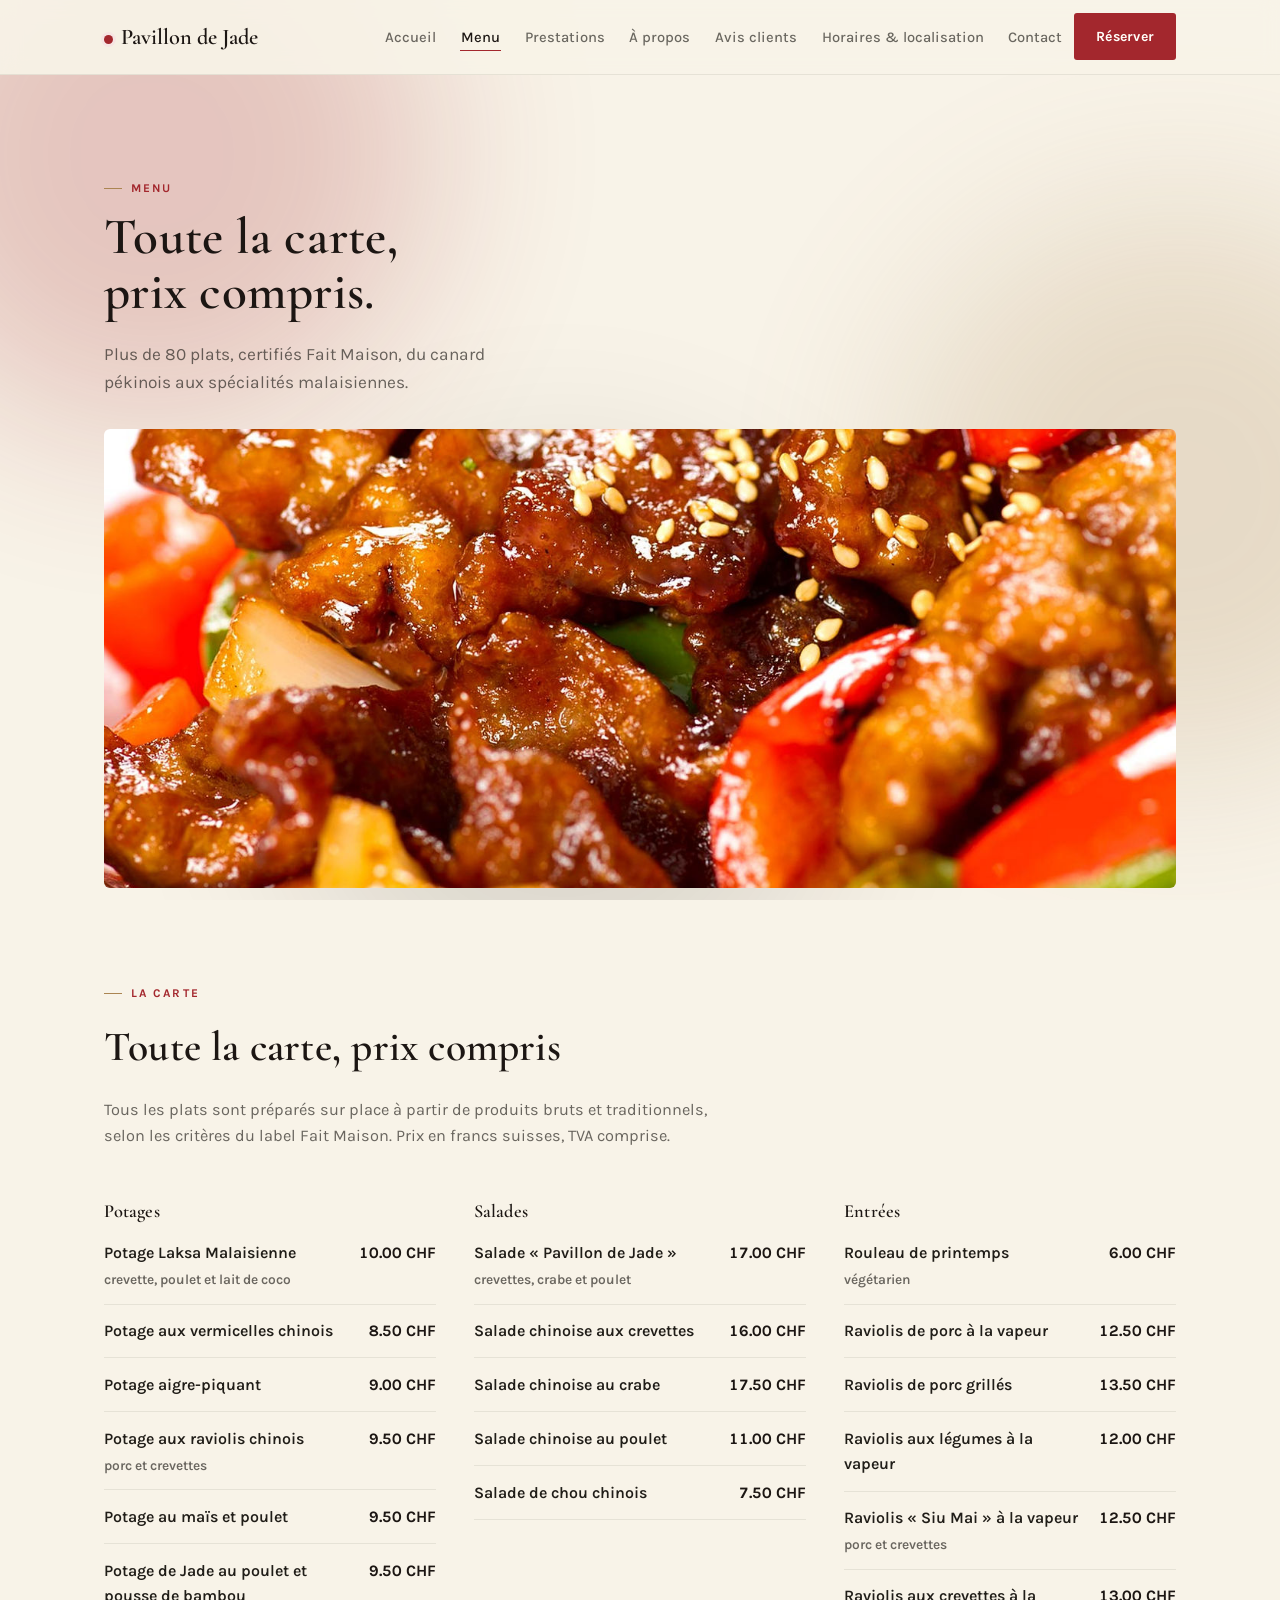
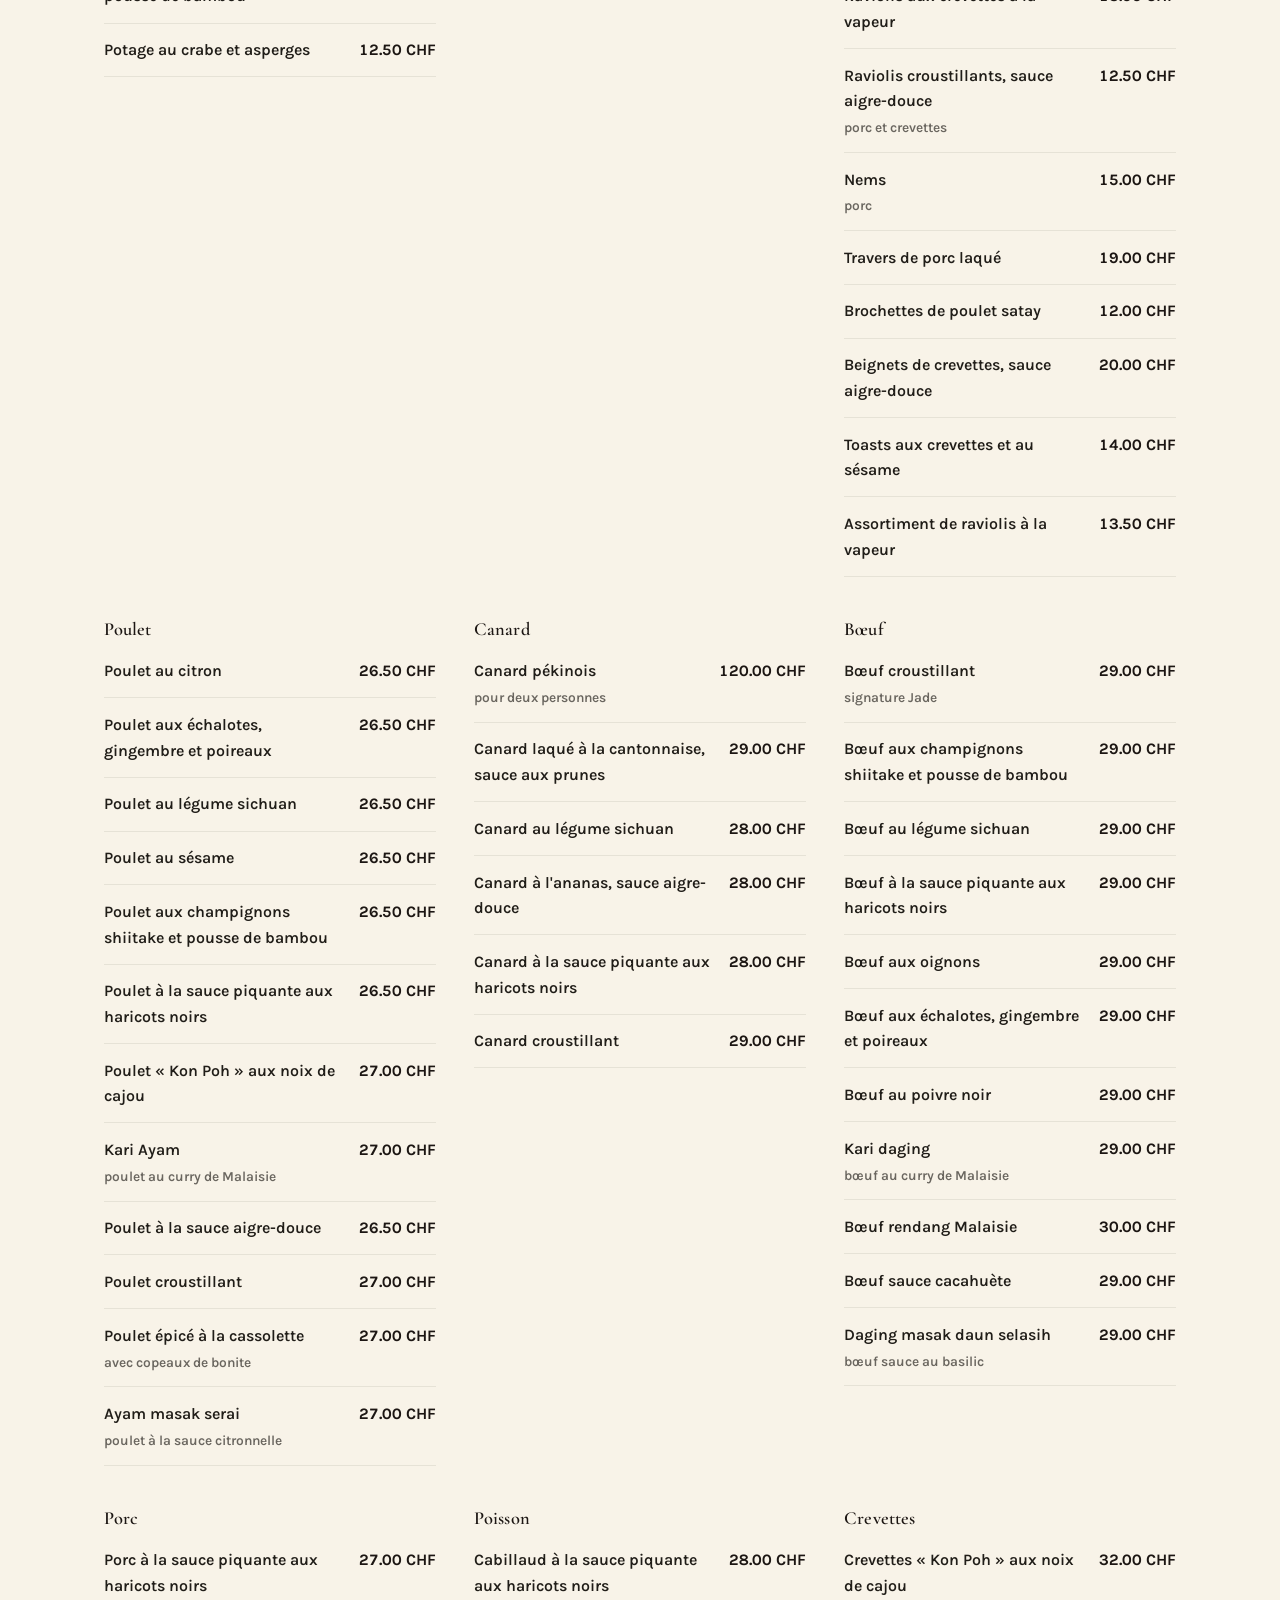
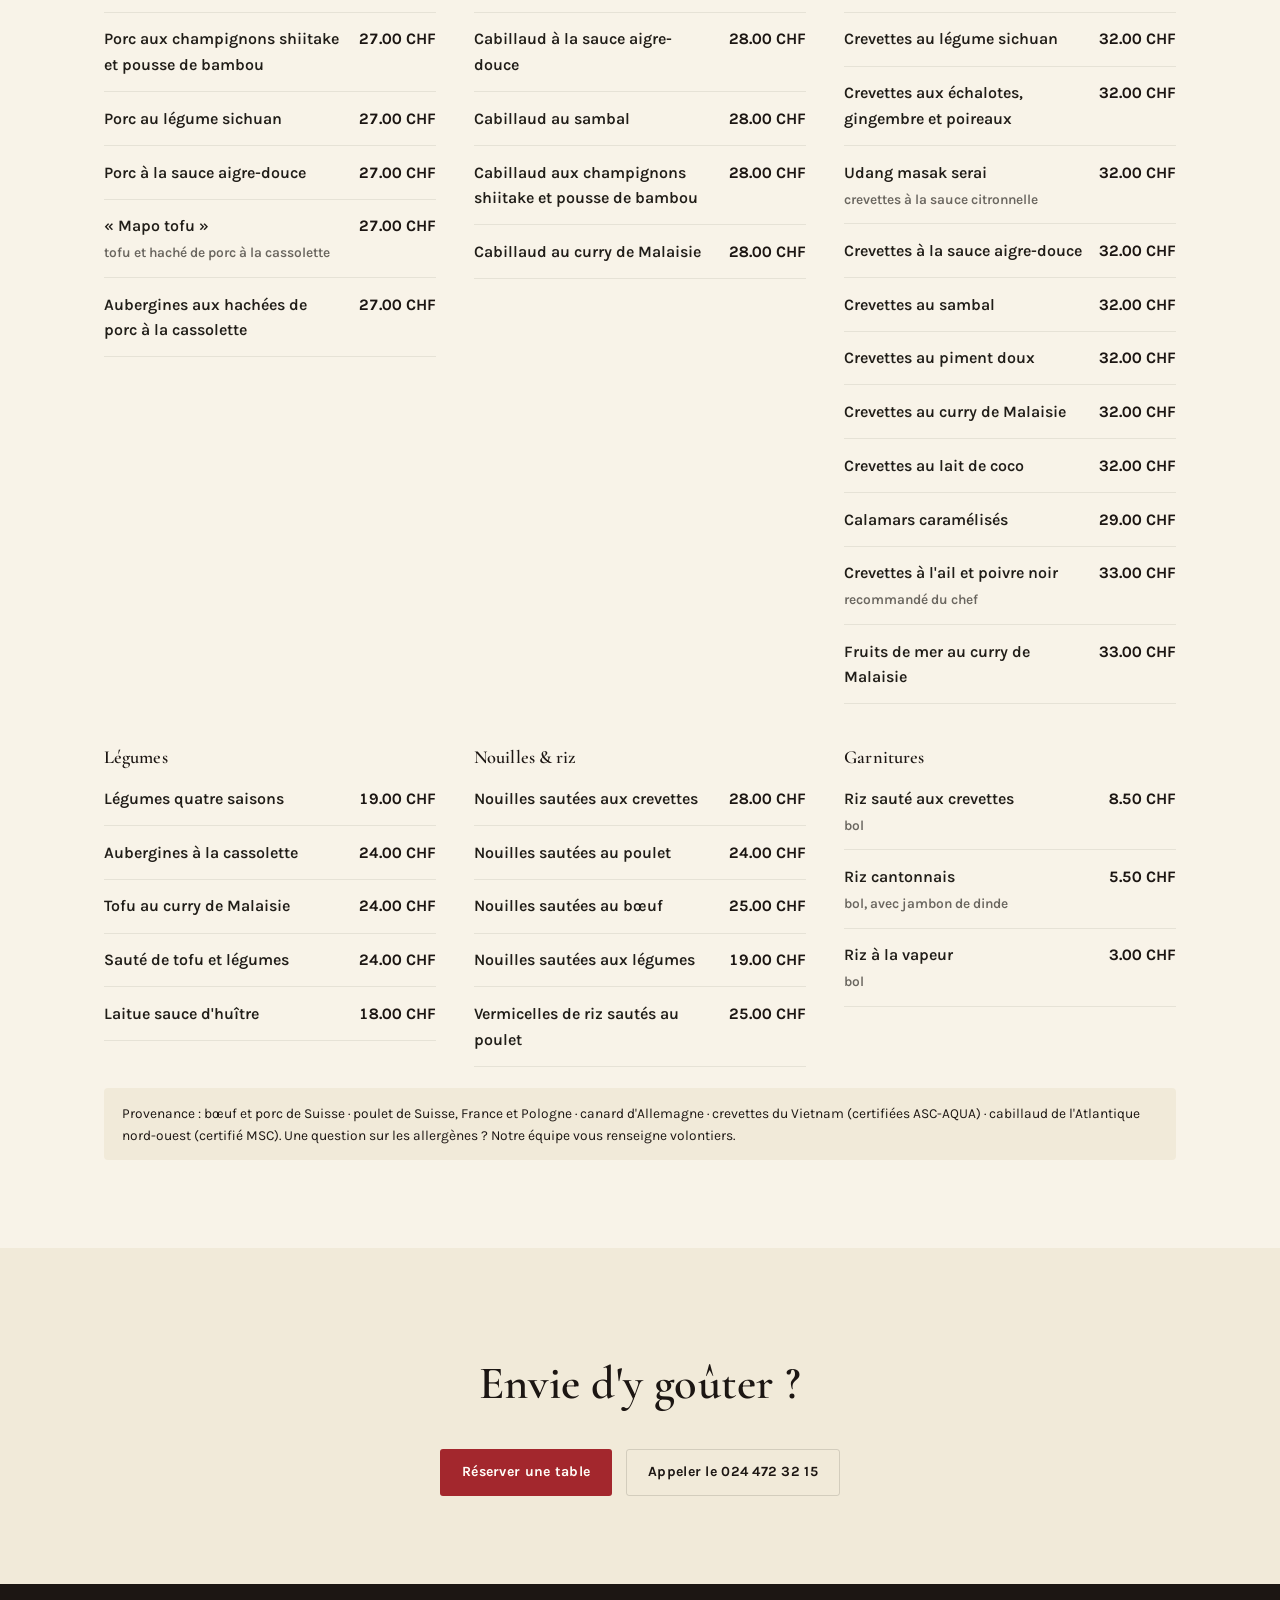
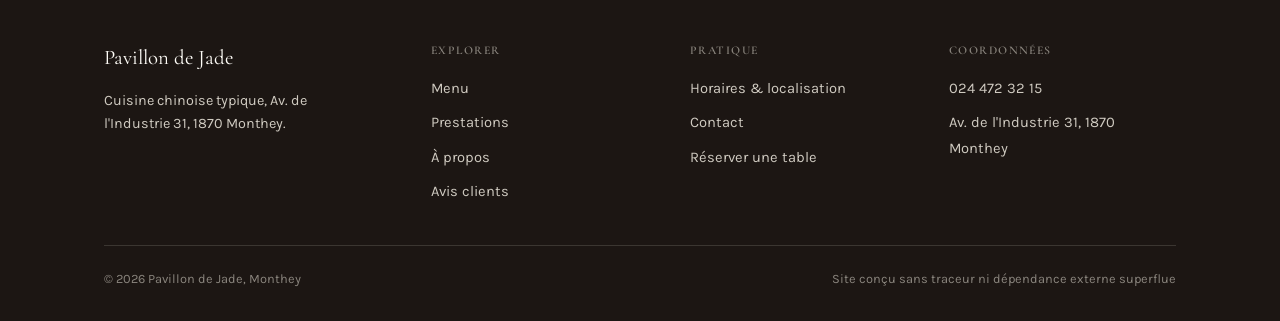
<file: menu.html>
<!DOCTYPE html>
<html lang="fr">
<head>
<meta charset="UTF-8">
<meta name="viewport" content="width=device-width, initial-scale=1">
<title>Menu — Pavillon de Jade, restaurant chinois à Monthey</title>
<meta name="description" content="La carte complète du Pavillon de Jade à Monthey : plus de 80 plats de cuisine chinoise, du canard pékinois aux spécialités malaisiennes, certifiés Fait Maison.">
<link rel="preconnect" href="https://fonts.googleapis.com">
<link rel="preconnect" href="https://fonts.gstatic.com" crossorigin>
<link rel="stylesheet" href="assets/css/style.css">
<link rel="stylesheet" href="https://fonts.googleapis.com/css2?family=Cormorant+Garamond:ital,wght@0,500;0,600;1,500&family=Karla:wght@400;500;600;700&display=swap">
</head>
<body>
<div class="bg-scene" aria-hidden="true"><span class="blob-red"></span><span class="blob-gold"></span><span class="blob-ink"></span></div>
<a class="skip-link" href="#main">Aller au contenu</a>

<header class="site-header">
  <div class="container nav">
    <a class="brand" href="index.html"><span class="mark" aria-hidden="true"></span>Pavillon de Jade</a>
    <div class="nav-right">
      <button class="nav-toggle" type="button" aria-expanded="false" aria-controls="primary-nav" aria-label="Ouvrir le menu">
        <svg width="20" height="20" viewBox="0 0 20 20" fill="none" stroke="currentColor" stroke-width="1.6" stroke-linecap="round"><path d="M2 5h16M2 10h16M2 15h16"/></svg>
      </button>
      <ul class="nav-links" id="primary-nav">
        <li><a href="index.html">Accueil</a></li>
        <li><a href="menu.html" aria-current="page">Menu</a></li>
        <li><a href="prestations.html">Prestations</a></li>
        <li><a href="a-propos.html">À propos</a></li>
        <li><a href="avis.html">Avis clients</a></li>
        <li><a href="horaires.html">Horaires &amp; localisation</a></li>
        <li><a href="contact.html">Contact</a></li>
      </ul>
      <a class="btn btn-primary" href="https://restaurant-pavillon-de-jade.resos.com/booking" target="_blank" rel="noopener">Réserver</a>
    </div>
  </div>
</header>

<main id="main">

  <section class="hero" style="padding-bottom:2rem;">
    <div class="container">
      <span class="eyebrow">Menu</span>
      <h1 style="font-size:clamp(2.2rem,4.6vw,3.2rem); margin-top:0.8rem; max-width:18ch;">Toute la carte, prix compris.</h1>
      <p class="lede">Plus de 80 plats, certifiés Fait Maison, du canard pékinois aux spécialités malaisiennes.</p>
    </div>
  </section>

  <section style="padding-top:0; padding-bottom:0;">
    <div class="container">
      <div class="photo photo-banner reveal">
        <img src="assets/img/specialite-maison.jpg" alt="Une spécialité du Pavillon de Jade, viande sautée au sésame et poivrons" width="1400" height="600" loading="eager" decoding="async">
      </div>
    </div>
  </section>

  <section id="carte">
    <div class="container">
      <div class="section-head">
        <span class="eyebrow">La carte</span>
        <h2>Toute la carte, prix compris</h2>
        <p>Tous les plats sont préparés sur place à partir de produits bruts et traditionnels, selon les critères du label Fait Maison. Prix en francs suisses, TVA comprise.</p>
      </div>

      <div style="display:grid; grid-template-columns:repeat(auto-fit,minmax(19rem,1fr)); gap:2.4rem;">

        <div class="reveal">
          <h3 style="font-size:1.15rem;">Potages</h3>
          <ul class="menu-list">
            <li><span class="name">Potage Laksa Malaisienne <span class="desc">crevette, poulet et lait de coco</span></span><span class="price">10.00 CHF</span></li>
            <li><span class="name">Potage aux vermicelles chinois</span><span class="price">8.50 CHF</span></li>
            <li><span class="name">Potage aigre-piquant</span><span class="price">9.00 CHF</span></li>
            <li><span class="name">Potage aux raviolis chinois <span class="desc">porc et crevettes</span></span><span class="price">9.50 CHF</span></li>
            <li><span class="name">Potage au maïs et poulet</span><span class="price">9.50 CHF</span></li>
            <li><span class="name">Potage de Jade au poulet et pousse de bambou</span><span class="price">9.50 CHF</span></li>
            <li><span class="name">Potage au crabe et asperges</span><span class="price">12.50 CHF</span></li>
          </ul>
        </div>

        <div class="reveal">
          <h3 style="font-size:1.15rem;">Salades</h3>
          <ul class="menu-list">
            <li><span class="name">Salade « Pavillon de Jade » <span class="desc">crevettes, crabe et poulet</span></span><span class="price">17.00 CHF</span></li>
            <li><span class="name">Salade chinoise aux crevettes</span><span class="price">16.00 CHF</span></li>
            <li><span class="name">Salade chinoise au crabe</span><span class="price">17.50 CHF</span></li>
            <li><span class="name">Salade chinoise au poulet</span><span class="price">11.00 CHF</span></li>
            <li><span class="name">Salade de chou chinois</span><span class="price">7.50 CHF</span></li>
          </ul>
        </div>

        <div class="reveal">
          <h3 style="font-size:1.15rem;">Entrées</h3>
          <ul class="menu-list">
            <li><span class="name">Rouleau de printemps <span class="desc">végétarien</span></span><span class="price">6.00 CHF</span></li>
            <li><span class="name">Raviolis de porc à la vapeur</span><span class="price">12.50 CHF</span></li>
            <li><span class="name">Raviolis de porc grillés</span><span class="price">13.50 CHF</span></li>
            <li><span class="name">Raviolis aux légumes à la vapeur</span><span class="price">12.00 CHF</span></li>
            <li><span class="name">Raviolis « Siu Mai » à la vapeur <span class="desc">porc et crevettes</span></span><span class="price">12.50 CHF</span></li>
            <li><span class="name">Raviolis aux crevettes à la vapeur</span><span class="price">13.00 CHF</span></li>
            <li><span class="name">Raviolis croustillants, sauce aigre-douce <span class="desc">porc et crevettes</span></span><span class="price">12.50 CHF</span></li>
            <li><span class="name">Nems <span class="desc">porc</span></span><span class="price">15.00 CHF</span></li>
            <li><span class="name">Travers de porc laqué</span><span class="price">19.00 CHF</span></li>
            <li><span class="name">Brochettes de poulet satay</span><span class="price">12.00 CHF</span></li>
            <li><span class="name">Beignets de crevettes, sauce aigre-douce</span><span class="price">20.00 CHF</span></li>
            <li><span class="name">Toasts aux crevettes et au sésame</span><span class="price">14.00 CHF</span></li>
            <li><span class="name">Assortiment de raviolis à la vapeur</span><span class="price">13.50 CHF</span></li>
          </ul>
        </div>

        <div class="reveal">
          <h3 style="font-size:1.15rem;">Poulet</h3>
          <ul class="menu-list">
            <li><span class="name">Poulet au citron</span><span class="price">26.50 CHF</span></li>
            <li><span class="name">Poulet aux échalotes, gingembre et poireaux</span><span class="price">26.50 CHF</span></li>
            <li><span class="name">Poulet au légume sichuan</span><span class="price">26.50 CHF</span></li>
            <li><span class="name">Poulet au sésame</span><span class="price">26.50 CHF</span></li>
            <li><span class="name">Poulet aux champignons shiitake et pousse de bambou</span><span class="price">26.50 CHF</span></li>
            <li><span class="name">Poulet à la sauce piquante aux haricots noirs</span><span class="price">26.50 CHF</span></li>
            <li><span class="name">Poulet « Kon Poh » aux noix de cajou</span><span class="price">27.00 CHF</span></li>
            <li><span class="name">Kari Ayam <span class="desc">poulet au curry de Malaisie</span></span><span class="price">27.00 CHF</span></li>
            <li><span class="name">Poulet à la sauce aigre-douce</span><span class="price">26.50 CHF</span></li>
            <li><span class="name">Poulet croustillant</span><span class="price">27.00 CHF</span></li>
            <li><span class="name">Poulet épicé à la cassolette <span class="desc">avec copeaux de bonite</span></span><span class="price">27.00 CHF</span></li>
            <li><span class="name">Ayam masak serai <span class="desc">poulet à la sauce citronnelle</span></span><span class="price">27.00 CHF</span></li>
          </ul>
        </div>

        <div class="reveal">
          <h3 style="font-size:1.15rem;">Canard</h3>
          <ul class="menu-list">
            <li><span class="name">Canard pékinois <span class="desc">pour deux personnes</span></span><span class="price">120.00 CHF</span></li>
            <li><span class="name">Canard laqué à la cantonnaise, sauce aux prunes</span><span class="price">29.00 CHF</span></li>
            <li><span class="name">Canard au légume sichuan</span><span class="price">28.00 CHF</span></li>
            <li><span class="name">Canard à l'ananas, sauce aigre-douce</span><span class="price">28.00 CHF</span></li>
            <li><span class="name">Canard à la sauce piquante aux haricots noirs</span><span class="price">28.00 CHF</span></li>
            <li><span class="name">Canard croustillant</span><span class="price">29.00 CHF</span></li>
          </ul>
        </div>

        <div class="reveal">
          <h3 style="font-size:1.15rem;">Bœuf</h3>
          <ul class="menu-list">
            <li><span class="name">Bœuf croustillant <span class="desc">signature Jade</span></span><span class="price">29.00 CHF</span></li>
            <li><span class="name">Bœuf aux champignons shiitake et pousse de bambou</span><span class="price">29.00 CHF</span></li>
            <li><span class="name">Bœuf au légume sichuan</span><span class="price">29.00 CHF</span></li>
            <li><span class="name">Bœuf à la sauce piquante aux haricots noirs</span><span class="price">29.00 CHF</span></li>
            <li><span class="name">Bœuf aux oignons</span><span class="price">29.00 CHF</span></li>
            <li><span class="name">Bœuf aux échalotes, gingembre et poireaux</span><span class="price">29.00 CHF</span></li>
            <li><span class="name">Bœuf au poivre noir</span><span class="price">29.00 CHF</span></li>
            <li><span class="name">Kari daging <span class="desc">bœuf au curry de Malaisie</span></span><span class="price">29.00 CHF</span></li>
            <li><span class="name">Bœuf rendang Malaisie</span><span class="price">30.00 CHF</span></li>
            <li><span class="name">Bœuf sauce cacahuète</span><span class="price">29.00 CHF</span></li>
            <li><span class="name">Daging masak daun selasih <span class="desc">bœuf sauce au basilic</span></span><span class="price">29.00 CHF</span></li>
          </ul>
        </div>

        <div class="reveal">
          <h3 style="font-size:1.15rem;">Porc</h3>
          <ul class="menu-list">
            <li><span class="name">Porc à la sauce piquante aux haricots noirs</span><span class="price">27.00 CHF</span></li>
            <li><span class="name">Porc aux champignons shiitake et pousse de bambou</span><span class="price">27.00 CHF</span></li>
            <li><span class="name">Porc au légume sichuan</span><span class="price">27.00 CHF</span></li>
            <li><span class="name">Porc à la sauce aigre-douce</span><span class="price">27.00 CHF</span></li>
            <li><span class="name">« Mapo tofu » <span class="desc">tofu et haché de porc à la cassolette</span></span><span class="price">27.00 CHF</span></li>
            <li><span class="name">Aubergines aux hachées de porc à la cassolette</span><span class="price">27.00 CHF</span></li>
          </ul>
        </div>

        <div class="reveal">
          <h3 style="font-size:1.15rem;">Poisson</h3>
          <ul class="menu-list">
            <li><span class="name">Cabillaud à la sauce piquante aux haricots noirs</span><span class="price">28.00 CHF</span></li>
            <li><span class="name">Cabillaud à la sauce aigre-douce</span><span class="price">28.00 CHF</span></li>
            <li><span class="name">Cabillaud au sambal</span><span class="price">28.00 CHF</span></li>
            <li><span class="name">Cabillaud aux champignons shiitake et pousse de bambou</span><span class="price">28.00 CHF</span></li>
            <li><span class="name">Cabillaud au curry de Malaisie</span><span class="price">28.00 CHF</span></li>
          </ul>
        </div>

        <div class="reveal">
          <h3 style="font-size:1.15rem;">Crevettes</h3>
          <ul class="menu-list">
            <li><span class="name">Crevettes « Kon Poh » aux noix de cajou</span><span class="price">32.00 CHF</span></li>
            <li><span class="name">Crevettes au légume sichuan</span><span class="price">32.00 CHF</span></li>
            <li><span class="name">Crevettes aux échalotes, gingembre et poireaux</span><span class="price">32.00 CHF</span></li>
            <li><span class="name">Udang masak serai <span class="desc">crevettes à la sauce citronnelle</span></span><span class="price">32.00 CHF</span></li>
            <li><span class="name">Crevettes à la sauce aigre-douce</span><span class="price">32.00 CHF</span></li>
            <li><span class="name">Crevettes au sambal</span><span class="price">32.00 CHF</span></li>
            <li><span class="name">Crevettes au piment doux</span><span class="price">32.00 CHF</span></li>
            <li><span class="name">Crevettes au curry de Malaisie</span><span class="price">32.00 CHF</span></li>
            <li><span class="name">Crevettes au lait de coco</span><span class="price">32.00 CHF</span></li>
            <li><span class="name">Calamars caramélisés</span><span class="price">29.00 CHF</span></li>
            <li><span class="name">Crevettes à l'ail et poivre noir <span class="desc">recommandé du chef</span></span><span class="price">33.00 CHF</span></li>
            <li><span class="name">Fruits de mer au curry de Malaisie</span><span class="price">33.00 CHF</span></li>
          </ul>
        </div>

        <div class="reveal">
          <h3 style="font-size:1.15rem;">Légumes</h3>
          <ul class="menu-list">
            <li><span class="name">Légumes quatre saisons</span><span class="price">19.00 CHF</span></li>
            <li><span class="name">Aubergines à la cassolette</span><span class="price">24.00 CHF</span></li>
            <li><span class="name">Tofu au curry de Malaisie</span><span class="price">24.00 CHF</span></li>
            <li><span class="name">Sauté de tofu et légumes</span><span class="price">24.00 CHF</span></li>
            <li><span class="name">Laitue sauce d'huître</span><span class="price">18.00 CHF</span></li>
          </ul>
        </div>

        <div class="reveal">
          <h3 style="font-size:1.15rem;">Nouilles &amp; riz</h3>
          <ul class="menu-list">
            <li><span class="name">Nouilles sautées aux crevettes</span><span class="price">28.00 CHF</span></li>
            <li><span class="name">Nouilles sautées au poulet</span><span class="price">24.00 CHF</span></li>
            <li><span class="name">Nouilles sautées au bœuf</span><span class="price">25.00 CHF</span></li>
            <li><span class="name">Nouilles sautées aux légumes</span><span class="price">19.00 CHF</span></li>
            <li><span class="name">Vermicelles de riz sautés au poulet</span><span class="price">25.00 CHF</span></li>
          </ul>
        </div>

        <div class="reveal">
          <h3 style="font-size:1.15rem;">Garnitures</h3>
          <ul class="menu-list">
            <li><span class="name">Riz sauté aux crevettes <span class="desc">bol</span></span><span class="price">8.50 CHF</span></li>
            <li><span class="name">Riz cantonnais <span class="desc">bol, avec jambon de dinde</span></span><span class="price">5.50 CHF</span></li>
            <li><span class="name">Riz à la vapeur <span class="desc">bol</span></span><span class="price">3.00 CHF</span></li>
          </ul>
        </div>

      </div>

      <p class="menu-note">Provenance : bœuf et porc de Suisse · poulet de Suisse, France et Pologne · canard d'Allemagne · crevettes du Vietnam (certifiées ASC-AQUA) · cabillaud de l'Atlantique nord-ouest (certifié MSC). Une question sur les allergènes ? Notre équipe vous renseigne volontiers.</p>
    </div>
  </section>

  <section class="cta-band section-alt">
    <div class="container">
      <h2>Envie d'y goûter ?</h2>
      <div class="hero-actions">
        <a class="btn btn-primary" href="https://restaurant-pavillon-de-jade.resos.com/booking" target="_blank" rel="noopener">Réserver une table</a>
        <a class="btn btn-ghost" href="tel:+41244723215">Appeler le 024 472 32 15</a>
      </div>
    </div>
  </section>

</main>

<footer class="site-footer">
  <div class="container">
    <div class="footer-grid">
      <div>
        <div class="footer-brand">Pavillon de Jade</div>
        <p style="margin-top:0.9rem; max-width:24ch; font-size:0.9rem;">Cuisine chinoise typique, Av. de l'Industrie 31, 1870 Monthey.</p>
      </div>
      <div>
        <h4>Explorer</h4>
        <ul>
          <li><a href="menu.html">Menu</a></li>
          <li><a href="prestations.html">Prestations</a></li>
          <li><a href="a-propos.html">À propos</a></li>
          <li><a href="avis.html">Avis clients</a></li>
        </ul>
      </div>
      <div>
        <h4>Pratique</h4>
        <ul>
          <li><a href="horaires.html">Horaires &amp; localisation</a></li>
          <li><a href="contact.html">Contact</a></li>
          <li><a href="https://restaurant-pavillon-de-jade.resos.com/booking" target="_blank" rel="noopener">Réserver une table</a></li>
        </ul>
      </div>
      <div>
        <h4>Coordonnées</h4>
        <ul>
          <li><a href="tel:+41244723215">024 472 32 15</a></li>
          <li><a href="horaires.html">Av. de l'Industrie 31, 1870 Monthey</a></li>
        </ul>
      </div>
    </div>
    <div class="footer-bottom">
      <span>© 2026 Pavillon de Jade, Monthey</span>
      <span>Site conçu sans traceur ni dépendance externe superflue</span>
    </div>
  </div>
</footer>

<script src="assets/js/main.js"></script>
</body>
</html>
</file>
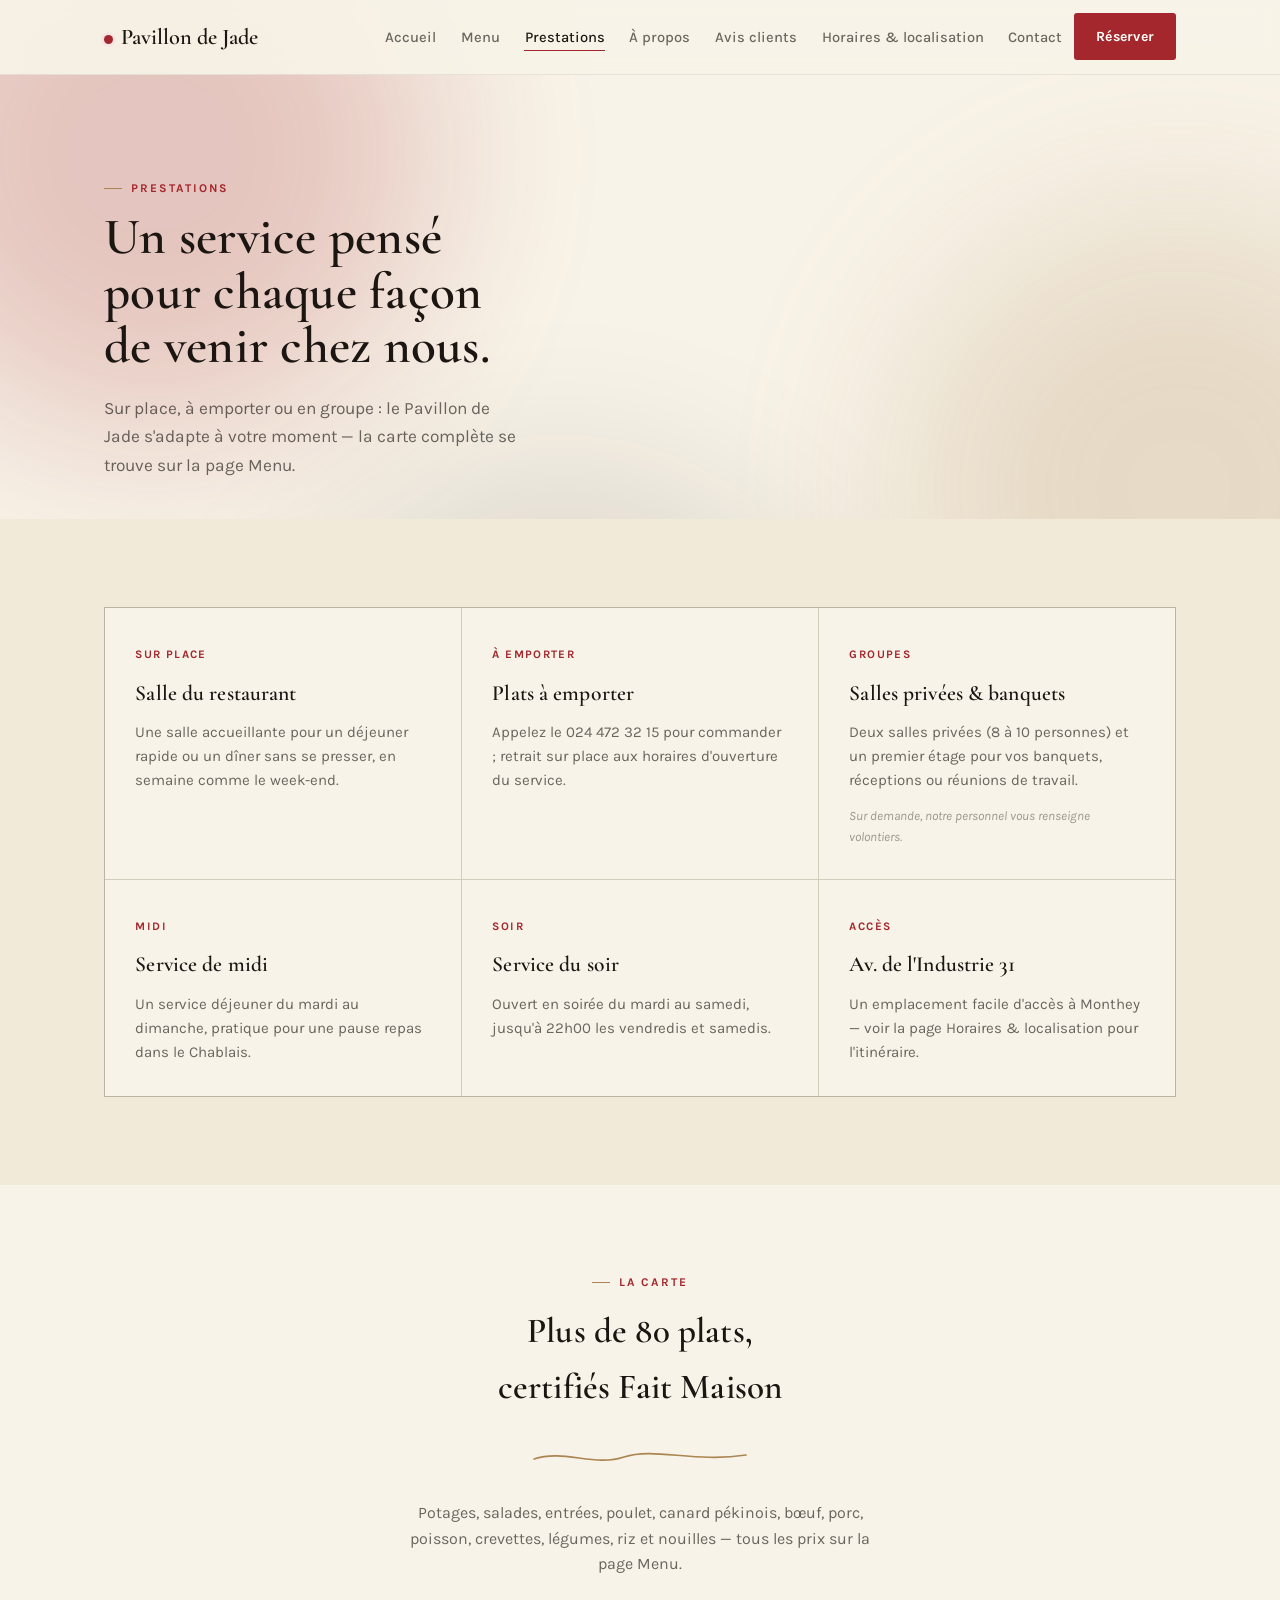
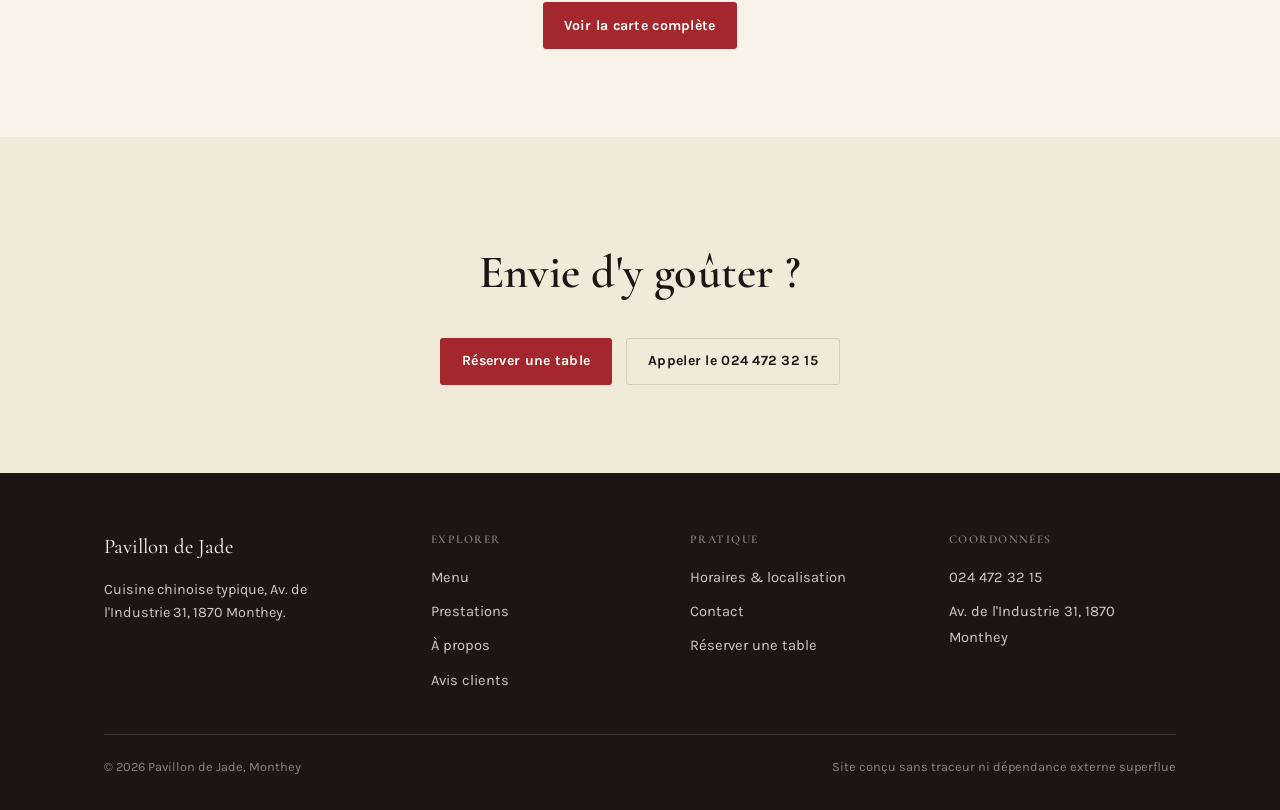
<file: prestations.html>
<!DOCTYPE html>
<html lang="fr">
<head>
<meta charset="UTF-8">
<meta name="viewport" content="width=device-width, initial-scale=1">
<title>Prestations — Pavillon de Jade, restaurant chinois à Monthey</title>
<meta name="description" content="Découvrez les prestations du Pavillon de Jade à Monthey : repas sur place, plats à emporter, salles privées pour banquets et réceptions.">
<link rel="preconnect" href="https://fonts.googleapis.com">
<link rel="preconnect" href="https://fonts.gstatic.com" crossorigin>
<link rel="stylesheet" href="assets/css/style.css">
<link rel="stylesheet" href="https://fonts.googleapis.com/css2?family=Cormorant+Garamond:ital,wght@0,500;0,600;1,500&family=Karla:wght@400;500;600;700&display=swap">
</head>
<body>
<div class="bg-scene" aria-hidden="true"><span class="blob-red"></span><span class="blob-gold"></span><span class="blob-ink"></span></div>
<a class="skip-link" href="#main">Aller au contenu</a>

<header class="site-header">
  <div class="container nav">
    <a class="brand" href="index.html"><span class="mark" aria-hidden="true"></span>Pavillon de Jade</a>
    <div class="nav-right">
      <button class="nav-toggle" type="button" aria-expanded="false" aria-controls="primary-nav" aria-label="Ouvrir le menu">
        <svg width="20" height="20" viewBox="0 0 20 20" fill="none" stroke="currentColor" stroke-width="1.6" stroke-linecap="round"><path d="M2 5h16M2 10h16M2 15h16"/></svg>
      </button>
      <ul class="nav-links" id="primary-nav">
        <li><a href="index.html">Accueil</a></li>
        <li><a href="menu.html">Menu</a></li>
        <li><a href="prestations.html" aria-current="page">Prestations</a></li>
        <li><a href="a-propos.html">À propos</a></li>
        <li><a href="avis.html">Avis clients</a></li>
        <li><a href="horaires.html">Horaires &amp; localisation</a></li>
        <li><a href="contact.html">Contact</a></li>
      </ul>
      <a class="btn btn-primary" href="https://restaurant-pavillon-de-jade.resos.com/booking" target="_blank" rel="noopener">Réserver</a>
    </div>
  </div>
</header>

<main id="main">

  <section class="hero" style="padding-bottom:2.5rem;">
    <div class="container">
      <span class="eyebrow">Prestations</span>
      <h1 style="font-size:clamp(2.2rem,4.6vw,3.2rem); margin-top:0.8rem; max-width:18ch;">Un service pensé pour chaque façon de venir chez nous.</h1>
      <p class="lede">Sur place, à emporter ou en groupe : le Pavillon de Jade s'adapte à votre moment — la carte complète se trouve sur la page Menu.</p>
    </div>
  </section>

  <section class="section-alt">
    <div class="container">
      <div class="services-grid">
        <div class="service-card reveal">
          <span class="tag">Sur place</span>
          <h3>Salle du restaurant</h3>
          <p>Une salle accueillante pour un déjeuner rapide ou un dîner sans se presser, en semaine comme le week-end.</p>
        </div>
        <div class="service-card reveal">
          <span class="tag">À emporter</span>
          <h3>Plats à emporter</h3>
          <p>Appelez le 024 472 32 15 pour commander ; retrait sur place aux horaires d'ouverture du service.</p>
        </div>
        <div class="service-card reveal">
          <span class="tag">Groupes</span>
          <h3>Salles privées &amp; banquets</h3>
          <p>Deux salles privées (8 à 10 personnes) et un premier étage pour vos banquets, réceptions ou réunions de travail.</p>
          <p class="note">Sur demande, notre personnel vous renseigne volontiers.</p>
        </div>
        <div class="service-card reveal">
          <span class="tag">Midi</span>
          <h3>Service de midi</h3>
          <p>Un service déjeuner du mardi au dimanche, pratique pour une pause repas dans le Chablais.</p>
        </div>
        <div class="service-card reveal">
          <span class="tag">Soir</span>
          <h3>Service du soir</h3>
          <p>Ouvert en soirée du mardi au samedi, jusqu'à 22h00 les vendredis et samedis.</p>
        </div>
        <div class="service-card reveal">
          <span class="tag">Accès</span>
          <h3>Av. de l'Industrie 31</h3>
          <p>Un emplacement facile d'accès à Monthey — voir la page Horaires &amp; localisation pour l'itinéraire.</p>
        </div>
      </div>
    </div>
  </section>

  <section>
    <div class="container" style="text-align:center; max-width:36rem;">
      <span class="eyebrow" style="justify-content:center; display:flex;">La carte</span>
      <h2 style="margin-top:0.7rem; font-size:clamp(1.7rem,3.6vw,2.2rem);">Plus de 80 plats, certifiés Fait Maison</h2>
      <svg class="ink-divider" viewBox="0 0 220 14" aria-hidden="true"><path d="M4 8c30-10 60 8 90-2s70 6 122-2"/></svg>
      <p style="color:var(--ink-dim);">Potages, salades, entrées, poulet, canard pékinois, bœuf, porc, poisson, crevettes, légumes, riz et nouilles — tous les prix sur la page Menu.</p>
      <div class="hero-actions" style="justify-content:center; margin-top:1.6rem;">
        <a class="btn btn-primary" href="menu.html">Voir la carte complète</a>
      </div>
    </div>
  </section>

  <section class="cta-band section-alt">
    <div class="container">
      <h2>Envie d'y goûter ?</h2>
      <div class="hero-actions">
        <a class="btn btn-primary" href="https://restaurant-pavillon-de-jade.resos.com/booking" target="_blank" rel="noopener">Réserver une table</a>
        <a class="btn btn-ghost" href="tel:+41244723215">Appeler le 024 472 32 15</a>
      </div>
    </div>
  </section>

</main>

<footer class="site-footer">
  <div class="container">
    <div class="footer-grid">
      <div>
        <div class="footer-brand">Pavillon de Jade</div>
        <p style="margin-top:0.9rem; max-width:24ch; font-size:0.9rem;">Cuisine chinoise typique, Av. de l'Industrie 31, 1870 Monthey.</p>
      </div>
      <div>
        <h4>Explorer</h4>
        <ul>
          <li><a href="menu.html">Menu</a></li>
          <li><a href="prestations.html">Prestations</a></li>
          <li><a href="a-propos.html">À propos</a></li>
          <li><a href="avis.html">Avis clients</a></li>
        </ul>
      </div>
      <div>
        <h4>Pratique</h4>
        <ul>
          <li><a href="horaires.html">Horaires &amp; localisation</a></li>
          <li><a href="contact.html">Contact</a></li>
          <li><a href="https://restaurant-pavillon-de-jade.resos.com/booking" target="_blank" rel="noopener">Réserver une table</a></li>
        </ul>
      </div>
      <div>
        <h4>Coordonnées</h4>
        <ul>
          <li><a href="tel:+41244723215">024 472 32 15</a></li>
          <li><a href="horaires.html">Av. de l'Industrie 31, 1870 Monthey</a></li>
        </ul>
      </div>
    </div>
    <div class="footer-bottom">
      <span>© 2026 Pavillon de Jade, Monthey</span>
      <span>Site conçu sans traceur ni dépendance externe superflue</span>
    </div>
  </div>
</footer>

<script src="assets/js/main.js"></script>
</body>
</html>
</file>
<file: assets/css/style.css>
/* ==========================================================================
   Pavillon de Jade — feuille de style principale
   Palette : rouge profond (laque), encre noire, papier de riz, touche d'or.
   ========================================================================== */

:root{
  --ink-deep: #1c1613;
  --red: #a3272d;
  --red-dark: #7e1e23;
  --red-soft: #f6e5e3;
  --rice: #f8f3e8;
  --rice-alt: #f1ead9;
  --ink: #201d18;
  --ink-dim: rgba(32,29,24,0.66);
  --ink-faint: rgba(32,29,24,0.44);
  --gold: #ab8552;
  --line: rgba(32,29,24,0.14);
  --line-soft: rgba(32,29,24,0.08);
  --white: #fffdf8;
  --focus: #7e1e23;
}

*, *::before, *::after{ box-sizing: border-box; }
html{ -webkit-text-size-adjust: 100%; }

body{
  margin: 0;
  background: var(--rice);
  color: var(--ink);
  font-family: 'Karla', ui-sans-serif, system-ui, sans-serif;
  font-size: 16px;
  line-height: 1.6;
  -webkit-font-smoothing: antialiased;
}

img, svg{ display: block; max-width: 100%; }
a{ color: inherit; }

h1, h2, h3, h4{
  font-family: 'Cormorant Garamond', ui-serif, Georgia, serif;
  font-weight: 600;
  margin: 0;
  color: var(--ink-deep);
  text-wrap: balance;
  letter-spacing: 0.005em;
}

p{ margin: 0; }

.container{
  max-width: 72rem;
  margin: 0 auto;
  padding-left: clamp(1.25rem, 4vw, 2.5rem);
  padding-right: clamp(1.25rem, 4vw, 2.5rem);
}

.visually-hidden{
  position: absolute;
  width: 1px; height: 1px;
  padding: 0; margin: -1px;
  overflow: hidden;
  clip: rect(0,0,0,0);
  white-space: nowrap;
  border: 0;
}

a:focus-visible, button:focus-visible, input:focus-visible, select:focus-visible, textarea:focus-visible{
  outline: 2px solid var(--focus);
  outline-offset: 3px;
}

.skip-link{
  position: absolute;
  left: 1rem; top: -3rem;
  background: var(--ink-deep);
  color: var(--white);
  padding: 0.6rem 1rem;
  border-radius: 4px;
  z-index: 100;
  text-decoration: none;
  transition: top 0.15s ease;
}
.skip-link:focus{ top: 1rem; }

/* -------------------------------------------------- fond animé (scroll)
   Trois halos de couleur, très doux, qui dérivent lentement pendant le
   défilement — l'équivalent sobre d'un fond « vivant » à l'Apple, sans
   jamais concurrencer le texte. Masqué sur téléphone (poids + lisibilité)
   et figé si l'utilisateur préfère moins de mouvement. */
.bg-scene{
  position: fixed;
  inset: 0;
  z-index: -1;
  overflow: hidden;
  pointer-events: none;
}
.bg-scene span{
  position: absolute;
  width: 44vw;
  height: 44vw;
  max-width: 560px;
  max-height: 560px;
  border-radius: 50%;
  filter: blur(90px);
  opacity: 0.22;
  transition: opacity 0.8s ease;
  will-change: transform;
}
.bg-scene .blob-red{ background: var(--red); top: -12%; left: -10%; }
.bg-scene .blob-gold{ background: var(--gold); top: 26%; right: -14%; }
.bg-scene .blob-ink{ background: var(--ink-deep); bottom: -18%; left: 22%; opacity: 0.12; }
body[data-scene="dark"] .bg-scene span{ opacity: 0.34; }
@media (max-width: 780px){ .bg-scene{ display: none; } }
@media (prefers-reduced-motion: reduce){ .bg-scene span{ transition: none; } }

/* -------------------------------------------------- eyebrow / labels */
.eyebrow{
  display: inline-flex;
  align-items: center;
  gap: 0.55rem;
  font-family: 'Karla', sans-serif;
  font-size: 0.74rem;
  font-weight: 700;
  letter-spacing: 0.18em;
  text-transform: uppercase;
  color: var(--red);
}
.eyebrow::before{
  content: '';
  width: 18px; height: 1px;
  background: var(--gold);
}

/* -------------------------------------------------- header / nav */
.site-header{
  position: sticky;
  top: 0;
  z-index: 30;
  background: rgba(248,243,232,0.92);
  backdrop-filter: blur(10px);
  -webkit-backdrop-filter: blur(10px);
  border-bottom: 1px solid var(--line-soft);
  transition: background 0.35s ease, border-color 0.35s ease;
}
/* En-tête qui passe en clair sur fond sombre, comme au survol d'une
   section sombre — géré par initScrollScene() dans main.js. */
.site-header.on-dark{
  background: rgba(28,22,19,0.86);
  border-bottom-color: rgba(248,243,232,0.14);
}
.site-header.on-dark .brand,
.site-header.on-dark .nav-links a,
.site-header.on-dark .nav-toggle svg{ color: var(--rice); transition: color 0.35s ease; }
.site-header.on-dark .nav-links a:hover,
.site-header.on-dark .nav-links a[aria-current="page"]{ color: var(--white); }
.site-header.on-dark .nav-toggle{ border-color: rgba(248,243,232,0.3); }
@media (max-width: 860px){
  .site-header.on-dark .nav-links{ background: var(--ink-deep); }
}
.nav{
  position: relative;
  display: flex;
  align-items: center;
  justify-content: space-between;
  height: 4.6rem;
  gap: 1rem;
}
.brand{
  display: flex;
  align-items: baseline;
  gap: 0.5rem;
  text-decoration: none;
  font-family: 'Cormorant Garamond', serif;
  font-weight: 600;
  font-size: 1.4rem;
  color: var(--ink-deep);
  white-space: nowrap;
}
.brand .mark{
  display: inline-block;
  width: 9px; height: 9px;
  border-radius: 50%;
  background: var(--red);
  box-shadow: 0 0 0 3px var(--red-soft);
}
.nav-right{
  display: flex;
  align-items: center;
  gap: 0.7rem;
}

/* Ligne de liens classique et sobre sur grand écran ; bandeau plein
   largeur sous l'en-tête, ouvert par un bouton, sur petit écran. */
.nav-links{
  display: flex;
  align-items: center;
  gap: clamp(1rem, 1.8vw, 1.5rem);
  list-style: none;
  margin: 0;
  padding: 0;
}
.nav-links a{
  position: relative;
  text-decoration: none;
  font-size: 0.92rem;
  font-weight: 500;
  color: var(--ink-dim);
  padding: 0.3rem 0.05rem;
  white-space: nowrap;
}
.nav-links a::after{
  content: '';
  position: absolute;
  left: 0; right: 100%;
  bottom: 0;
  height: 1px;
  background: var(--red);
  transition: right 0.25s ease;
}
.nav-links a:hover, .nav-links a[aria-current="page"]{ color: var(--ink-deep); }
.nav-links a:hover::after, .nav-links a[aria-current="page"]::after{ right: 0; }

.nav-toggle{
  display: none;
  background: none;
  border: 1px solid var(--line);
  border-radius: 4px;
  padding: 0.45rem 0.6rem;
  cursor: pointer;
}
.nav-toggle svg{ color: var(--ink-deep); }

@media (max-width: 860px){
  .nav-links{
    position: absolute;
    left: 0; right: 0; top: 100%;
    background: var(--rice);
    border-bottom: 1px solid var(--line-soft);
    flex-direction: column;
    align-items: stretch;
    gap: 0;
    padding: 0.5rem clamp(1.25rem, 4vw, 2.5rem) 1rem;
    display: none;
  }
  .nav-links.open{ display: flex; }
  .nav-links a{ padding: 0.85rem 0; border-bottom: 1px solid var(--line-soft); }
  .nav-links a::after{ display: none; }
  .nav-toggle{ display: inline-flex; }
}
@media (min-width: 861px){
  .nav-links{ display: flex !important; }
}

.btn{
  display: inline-flex;
  align-items: center;
  justify-content: center;
  gap: 0.5rem;
  padding: 0.7rem 1.3rem;
  border-radius: 3px;
  font-family: 'Karla', sans-serif;
  font-weight: 700;
  font-size: 0.88rem;
  letter-spacing: 0.02em;
  text-decoration: none;
  border: 1px solid transparent;
  cursor: pointer;
  transition: background 0.18s ease, color 0.18s ease, border-color 0.18s ease, transform 0.12s ease;
}
.btn-primary{ background: var(--red); color: var(--white); }
.btn-primary:hover{ background: var(--red-dark); }
.btn-primary:active{ transform: scale(0.98); }
.btn-ghost{ background: transparent; color: var(--ink-deep); border-color: var(--line); }
.btn-ghost:hover{ border-color: var(--red); color: var(--red); }

@media (max-width: 480px){
  .nav-right .btn-primary{ padding: 0.55rem 0.9rem; font-size: 0.82rem; }
}

/* -------------------------------------------------- open-now badge
   Rouge = fermé (comme un feu), or = ouvert (comme une lanterne allumée) —
   pas de vert dans la palette. */
.open-badge{
  display: inline-flex;
  align-items: center;
  gap: 0.5rem;
  font-size: 0.82rem;
  font-weight: 600;
  padding: 0.4rem 0.8rem;
  border-radius: 100px;
  background: rgba(171,133,82,0.16);
  color: var(--ink-deep);
}
.open-badge .dot{
  width: 8px; height: 8px;
  border-radius: 50%;
  background: var(--gold);
}
.open-badge[data-state="closed"] .dot{ background: var(--red); }
.open-badge[data-state="closed"]{ background: var(--red-soft); color: var(--red-dark); }

/* -------------------------------------------------- ink divider */
.ink-divider{
  width: 100%;
  max-width: 220px;
  height: 14px;
  margin: 2.2rem auto;
  display: block;
  color: var(--gold);
}
.ink-divider path{
  fill: none;
  stroke: currentColor;
  stroke-width: 1.6;
  stroke-linecap: round;
  stroke-dasharray: 240;
  stroke-dashoffset: 240;
}
.ink-divider.drawn path{ stroke-dashoffset: 0; transition: stroke-dashoffset 1.1s ease; }
@media (prefers-reduced-motion: reduce){
  .ink-divider path{ stroke-dashoffset: 0; transition: none; }
}
.section-head.center .ink-divider{ margin-left: auto; margin-right: auto; }

/* -------------------------------------------------- hero */
.hero{
  position: relative;
  padding: clamp(3.5rem, 8vw, 6rem) 0 clamp(3rem, 6vw, 5rem);
  overflow: hidden;
}
.hero-grid{
  display: grid;
  grid-template-columns: 1.05fr 0.95fr;
  gap: clamp(2rem, 5vw, 4rem);
  align-items: center;
}
@media (max-width: 900px){ .hero-grid{ grid-template-columns: 1fr; } }
.hero h1{
  font-size: clamp(2.5rem, 5.4vw, 3.9rem);
  line-height: 1.06;
  margin-top: 0.8rem;
}
.hero h1 em{ font-style: italic; color: var(--red); }
.hero .lede{
  margin-top: 1.3rem;
  max-width: 42ch;
  color: var(--ink-dim);
  font-size: 1.08rem;
  line-height: 1.65;
}
.hero-actions{
  display: flex;
  flex-wrap: wrap;
  gap: 0.9rem;
  margin-top: 1.8rem;
  align-items: center;
}
.hero-meta{
  margin-top: 1.6rem;
  display: flex;
  flex-wrap: wrap;
  gap: 1rem 1.6rem;
  font-size: 0.88rem;
  color: var(--ink-dim);
}
.hero-meta a{ text-decoration: none; border-bottom: 1px solid var(--line); }

.hero-art{
  position: relative;
  aspect-ratio: 4/5;
  border-radius: 6px;
  background: linear-gradient(175deg, var(--ink-deep), #100b09);
  display: flex;
  align-items: center;
  justify-content: center;
  overflow: hidden;
}
.hero-art svg{ width: 62%; height: 62%; }
.hero-art img{
  width: 100%;
  height: 100%;
  object-fit: cover;
  display: block;
  transform: scale(1.08);
}
.hero-art::after{
  content: '';
  position: absolute; inset: 0;
  background: radial-gradient(ellipse at 30% 20%, rgba(171,133,82,0.22), transparent 60%);
  pointer-events: none;
}

/* -------------------------------------------------- photos */
.photo{
  position: relative;
  border-radius: 6px;
  overflow: hidden;
  background: var(--rice-alt);
}
.photo img{ width: 100%; height: 100%; object-fit: cover; display: block; }
.photo-caption{
  margin-top: 0.7rem;
  font-size: 0.82rem;
  color: var(--ink-faint);
  font-style: italic;
}
.photo-row{
  display: grid;
  grid-template-columns: 1.1fr 0.9fr;
  gap: clamp(1.5rem, 4vw, 3rem);
  align-items: center;
}
@media (max-width: 780px){ .photo-row{ grid-template-columns: 1fr; } }
.photo-banner{ aspect-ratio: 21/9; }
.photo-portrait{ aspect-ratio: 4/5; }
@media (max-width: 640px){ .photo-banner{ aspect-ratio: 4/3; } }

/* -------------------------------------------------- reveal-on-scroll */
.reveal{ opacity: 1; transform: none; }
.reveal.pre{ opacity: 0; transform: translateY(18px); }
.reveal.visible{
  opacity: 1;
  transform: none;
  transition: opacity 0.6s ease, transform 0.6s ease;
  transition-delay: calc(var(--reveal-i, 0) * 80ms);
}
@media (prefers-reduced-motion: reduce){
  .reveal.pre{ opacity: 1; transform: none; }
}

/* -------------------------------------------------- sections */
section{ padding: clamp(3.5rem, 7vw, 5.5rem) 0; }
.section-alt{ background: var(--rice-alt); }
.section-jade{ background: var(--ink-deep); color: var(--rice); }
.section-jade h2, .section-jade h3{ color: var(--white); }
.section-jade .eyebrow{ color: var(--gold); }
.section-jade .eyebrow::before{ background: var(--gold); }

.section-head{ max-width: 40rem; margin-bottom: clamp(2rem, 5vw, 3rem); }
.section-head.center{ margin-left: auto; margin-right: auto; text-align: center; }
.section-head h2{ font-size: clamp(1.9rem, 4vw, 2.6rem); margin-top: 0.7rem; }
.section-head p{ margin-top: 1rem; color: var(--ink-dim); font-size: 1.02rem; line-height: 1.6; }
.section-jade .section-head p{ color: rgba(248,243,232,0.78); }

/* -------------------------------------------------- pillars / grid cards */
.grid-3{ display: grid; grid-template-columns: repeat(auto-fit, minmax(15rem, 1fr)); gap: clamp(1.5rem, 4vw, 2.2rem); }
.pillar{ border-top: 1px solid var(--line); padding-top: 1.2rem; }
.pillar .num{ font-family: 'Cormorant Garamond', serif; font-size: 1.6rem; color: var(--gold); }
.pillar h3{ margin-top: 0.5rem; font-size: 1.2rem; }
.pillar p{ margin-top: 0.55rem; color: var(--ink-dim); font-size: 0.95rem; line-height: 1.6; }

/* -------------------------------------------------- service cards */
.services-grid{
  display: grid;
  grid-template-columns: repeat(auto-fit, minmax(21rem, 1fr));
  gap: 1px;
  background: var(--line);
  border: 1px solid var(--line);
}
.service-card{
  background: var(--rice);
  padding: 2rem 1.9rem;
}
.service-card .tag{
  font-family: 'Karla', sans-serif;
  font-size: 0.72rem;
  font-weight: 700;
  letter-spacing: 0.12em;
  text-transform: uppercase;
  color: var(--red);
}
.service-card h3{ margin-top: 0.6rem; font-size: 1.35rem; }
.service-card p{ margin-top: 0.6rem; color: var(--ink-dim); font-size: 0.94rem; line-height: 1.6; }
.service-card .note{
  margin-top: 0.9rem;
  font-size: 0.8rem;
  color: var(--ink-faint);
  font-style: italic;
}

/* -------------------------------------------------- menu sample */
.menu-list{ list-style: none; margin: 0; padding: 0; }
.menu-list li{
  display: flex;
  justify-content: space-between;
  gap: 1rem;
  padding: 0.85rem 0;
  border-bottom: 1px solid var(--line-soft);
}
.menu-list .name{ font-weight: 600; }
.menu-list .desc{ display: block; color: var(--ink-dim); font-size: 0.86rem; margin-top: 0.15rem; }
.menu-list .price{
  font-family: 'Karla', sans-serif;
  font-variant-numeric: tabular-nums;
  color: var(--ink-deep);
  font-weight: 700;
  white-space: nowrap;
}
.menu-note{
  margin-top: 1.3rem;
  padding: 0.9rem 1.1rem;
  background: var(--rice-alt);
  border-radius: 4px;
  font-size: 0.86rem;
  color: var(--ink-deep);
}

/* -------------------------------------------------- reviews */
.reviews-grid{ display: grid; grid-template-columns: repeat(auto-fit, minmax(17rem, 1fr)); gap: 1.6rem; }
.review-card{
  background: var(--white);
  border: 1px solid var(--line);
  border-radius: 4px;
  padding: 1.8rem 1.7rem;
}
.review-card .stars{ color: var(--gold); letter-spacing: 0.12em; font-size: 0.95rem; }
.review-card blockquote{ margin: 0.9rem 0 0; font-size: 1rem; line-height: 1.6; color: var(--ink); }
.review-card cite{ display: block; margin-top: 0.9rem; font-style: normal; font-size: 0.84rem; color: var(--ink-faint); }
.review-example-flag{
  margin-top: 2rem;
  font-size: 0.82rem;
  color: var(--ink-faint);
  border-left: 2px solid var(--gold);
  padding-left: 0.9rem;
}

/* -------------------------------------------------- hours table */
.hours-table{ width: 100%; border-collapse: collapse; }
.hours-table th{ text-align: left; padding: 0 0 0.7rem; font-size: 0.78rem; letter-spacing: 0.1em; text-transform: uppercase; color: var(--ink-faint); font-weight: 700; }
.hours-table td{ padding: 0.7rem 0; border-top: 1px solid var(--line-soft); font-size: 0.98rem; }
.hours-table tr.is-today td{ font-weight: 700; color: var(--red); }
.hours-table td.closed{ color: var(--ink-faint); font-style: italic; }
.hours-table td.day{ text-transform: capitalize; }

.map-frame{
  border: 1px solid var(--line);
  border-radius: 4px;
  overflow: hidden;
  aspect-ratio: 16/10;
}
.map-frame iframe{ width: 100%; height: 100%; border: 0; display: block; }

/* -------------------------------------------------- contact / form */
.contact-grid{ display: grid; grid-template-columns: 1fr 1.15fr; gap: clamp(2rem, 5vw, 3.5rem); align-items: start; }
@media (max-width: 900px){ .contact-grid{ grid-template-columns: 1fr; } }
.contact-info dl{ margin: 1.4rem 0 0; }
.contact-info dt{ font-size: 0.76rem; letter-spacing: 0.12em; text-transform: uppercase; color: var(--ink-faint); margin-top: 1.1rem; }
.contact-info dd{ margin: 0.3rem 0 0; font-size: 1.05rem; }
.contact-info a{ text-decoration: none; border-bottom: 1px solid var(--line); }

.form-card{
  background: var(--white);
  border: 1px solid var(--line);
  border-radius: 6px;
  padding: clamp(1.6rem, 4vw, 2.4rem);
}
.form-row{ display: grid; grid-template-columns: 1fr 1fr; gap: 1rem; }
@media (max-width: 560px){ .form-row{ grid-template-columns: 1fr; } }
.field{ margin-bottom: 1.1rem; }
.field label{ display: block; font-size: 0.84rem; font-weight: 700; margin-bottom: 0.4rem; color: var(--ink-deep); }
.field .hint{ display: block; font-size: 0.76rem; color: var(--ink-faint); margin-top: 0.35rem; }
.field input, .field select, .field textarea{
  width: 100%;
  padding: 0.68rem 0.8rem;
  border: 1px solid var(--line);
  border-radius: 4px;
  background: var(--rice);
  font-family: inherit;
  font-size: 0.98rem;
  color: var(--ink);
}
.field input:focus, .field select:focus, .field textarea:focus{ border-color: var(--red); }
.field textarea{ resize: vertical; min-height: 5.5rem; }
.field.invalid input, .field.invalid select, .field.invalid textarea{ border-color: var(--red-dark); }
.field .error{ display: none; font-size: 0.78rem; color: var(--red-dark); margin-top: 0.35rem; }
.field.invalid .error{ display: block; }
.form-status{
  margin-top: 1rem;
  padding: 0.85rem 1rem;
  border-radius: 4px;
  font-size: 0.9rem;
  display: none;
}
.form-status.show{ display: block; }
.form-status.ok{ background: var(--rice-alt); color: var(--ink-deep); }
.form-status.err{ background: var(--red-soft); color: var(--red-dark); }
.form-fallback-note{ margin-top: 1rem; font-size: 0.78rem; color: var(--ink-faint); }

/* -------------------------------------------------- cta band */
.cta-band{ text-align: center; }
.cta-band h2{ font-size: clamp(2rem, 5vw, 2.9rem); max-width: 22ch; margin: 0.6rem auto 0; }
.cta-band .hero-actions{ justify-content: center; }

/* -------------------------------------------------- footer */
.site-footer{ background: var(--ink-deep); color: rgba(248,243,232,0.82); padding: clamp(2.6rem, 5vw, 3.6rem) 0 2rem; }
.footer-grid{ display: grid; grid-template-columns: 1.3fr repeat(3, 1fr); gap: 2rem; }
@media (max-width: 780px){ .footer-grid{ grid-template-columns: repeat(2, 1fr); } }
.footer-grid h4{ font-size: 0.74rem; letter-spacing: 0.12em; text-transform: uppercase; color: rgba(248,243,232,0.5); margin: 0 0 0.9rem; }
.footer-grid ul{ list-style: none; margin: 0; padding: 0; display: flex; flex-direction: column; gap: 0.55rem; }
.footer-grid a{ text-decoration: none; color: rgba(248,243,232,0.82); font-size: 0.92rem; }
.footer-grid a:hover{ color: var(--gold); }
.footer-brand{ font-family: 'Cormorant Garamond', serif; font-size: 1.3rem; color: var(--white); }
.footer-bottom{
  margin-top: 2.6rem;
  padding-top: 1.4rem;
  border-top: 1px solid rgba(248,243,232,0.14);
  display: flex; justify-content: space-between; flex-wrap: wrap; gap: 0.8rem;
  font-size: 0.8rem; color: rgba(248,243,232,0.5);
}
</file>
